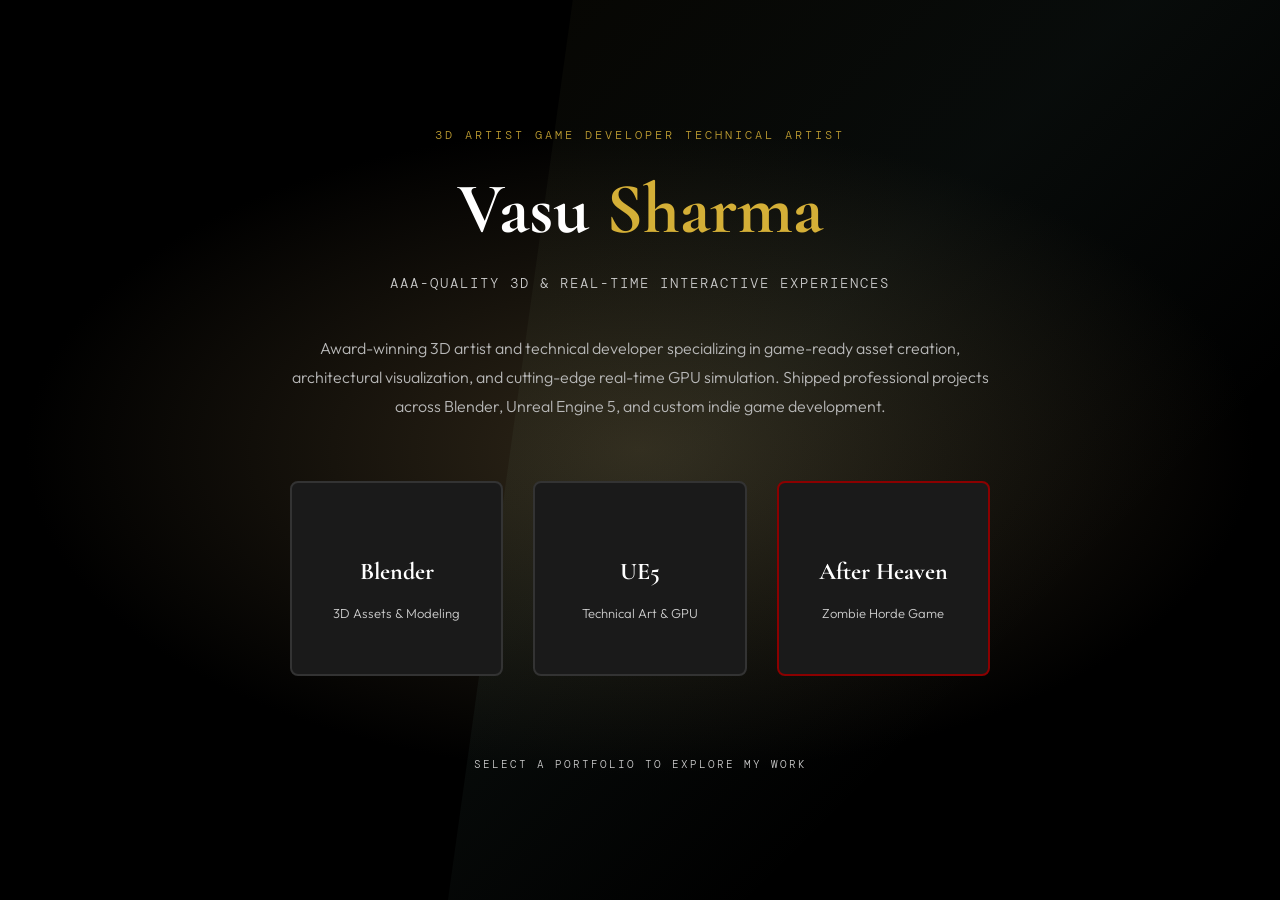
<file: index.html>
﻿<!DOCTYPE html>
<html lang="en">
<head>
  <meta charset="UTF-8"/>
  <meta name="viewport" content="width=device-width, initial-scale=1.0"/>
  <title>Vasu Sharma  3D Artist & Game Developer</title>
  <link href="https://fonts.googleapis.com/css2?family=Cormorant+Garamond:wght@300;400;600;700&family=DM+Mono:wght@300;400;500&family=Outfit:wght@200;300;400;600;700&display=swap" rel="stylesheet"/>
  <style>
    :root {
      --bg: #000000;
      --bg2: #111111;
      --bg3: #222222;
      --card: #1a1a1a;
      --border: #333333;
      --gold: #D4AF37;
      --gold2: #e8c97a;
      --text: #FFFFFF;
      --muted: #CCCCCC;
      --accent: #7eb8a4;
      --blood: #8B0000;
    }

    * { margin: 0; padding: 0; box-sizing: border-box; }

    body {
      background: var(--bg);
      color: var(--text);
      font-family: 'Outfit', sans-serif;
      font-weight: 300;
      line-height: 1.6;
      min-height: 100vh;
    }

    .hero {
      position: relative;
      min-height: 100vh;
      display: flex;
      flex-direction: column;
      align-items: center;
      justify-content: center;
      overflow: hidden;
      padding: 60px 40px;
      text-align: center;
    }

    .hero-bg {
      position: absolute; 
      inset: 0;
      background: radial-gradient(ellipse 80% 60% at 50% 50%, #2e2618 0%, #000000 60%);
      z-index: 0;
    }

    .hero-deco {
      position: absolute;
      top: 0; 
      right: 0;
      width: 65%;
      height: 100%;
      background: linear-gradient(135deg, #D4AF3708 0%, #7eb8a410 40%, transparent 70%);
      clip-path: polygon(15% 0%, 100% 0%, 100% 100%, 0% 100%);
      z-index: 0;
    }

    .hero-content {
      position: relative;
      z-index: 2;
      max-width: 900px;
      animation: fadeInUp 1s ease;
    }

    .hero-label {
      font-family: 'DM Mono', monospace;
      font-size: 12px;
      letter-spacing: 3px;
      text-transform: uppercase;
      color: var(--gold);
      margin-bottom: 20px;
      opacity: 0.9;
    }

    .hero-title {
      font-family: 'Cormorant Garamond', serif;
      font-size: 72px;
      font-weight: 700;
      line-height: 1.2;
      margin-bottom: 20px;
      color: var(--text);
    }

    .hero-title span {
      color: var(--gold);
    }

    .hero-subtitle {
      font-family: 'DM Mono', monospace;
      font-size: 14px;
      letter-spacing: 2px;
      text-transform: uppercase;
      color: var(--muted);
      margin-bottom: 40px;
    }

    .hero-bio {
      font-family: 'Outfit', sans-serif;
      font-size: 16px;
      color: #b8b8b8;
      margin-bottom: 60px;
      line-height: 1.8;
      max-width: 700px;
      margin-left: auto;
      margin-right: auto;
    }

    .choice-container {
      display: grid;
      grid-template-columns: repeat(3, 1fr);
      gap: 30px;
      margin-bottom: 60px;
      max-width: 1000px;
      width: 100%;
    }

    .choice-btn {
      position: relative;
      padding: 50px 35px;
      background: var(--card);
      border: 2px solid var(--border);
      border-radius: 8px;
      cursor: pointer;
      text-decoration: none;
      color: inherit;
      transition: all 0.4s cubic-bezier(0.25, 0.46, 0.45, 0.94);
      overflow: hidden;
      display: flex;
      flex-direction: column;
      align-items: center;
      justify-content: center;
    }

    .choice-btn::before {
      content: '';
      position: absolute;
      top: 0; left: 0;
      width: 100%;
      height: 100%;
      background: linear-gradient(135deg, var(--gold), var(--accent));
      opacity: 0;
      z-index: -1;
      transition: opacity 0.4s ease;
    }

    .choice-btn:hover {
      border-color: var(--gold);
      transform: translateY(-8px);
      box-shadow: 0 20px 40px rgba(212, 175, 55, 0.25);
    }

    .choice-btn:hover::before {
      opacity: 0.1;
    }

    .choice-btn.game {
      border-color: #8B0000;
    }

    .choice-btn.game:hover {
      border-color: #ff4444;
      box-shadow: 0 20px 40px rgba(255, 68, 68, 0.2);
    }

    .choice-icon {
      font-size: 48px;
      margin-bottom: 20px;
      color: var(--gold);
    }

    .choice-btn.game .choice-icon {
      color: #ff4444;
    }

    .choice-title {
      font-family: 'Cormorant Garamond', serif;
      font-size: 24px;
      font-weight: 700;
      margin-bottom: 12px;
      color: var(--text);
    }

    .choice-desc {
      font-size: 13px;
      color: var(--muted);
      text-align: center;
    }

    .footer-text {
      font-family: 'DM Mono', monospace;
      font-size: 11px;
      color: var(--muted);
      text-transform: uppercase;
      letter-spacing: 2px;
      margin-top: 80px;
    }

    @keyframes fadeInUp {
      from { opacity: 0; transform: translateY(40px); }
      to { opacity: 1; transform: translateY(0); }
    }

    .choice-btn {
      animation: fadeInUp 0.8s ease;
      animation-fill-mode: both;
    }

    .choice-btn:nth-child(1) { animation-delay: 0.2s; }
    .choice-btn:nth-child(2) { animation-delay: 0.4s; }
    .choice-btn:nth-child(3) { animation-delay: 0.6s; }

    @media (max-width: 1000px) {
      .choice-container { grid-template-columns: 1fr 1fr; gap: 24px; max-width: 100%; }
      .choice-btn:nth-child(3) { grid-column: 1 / -1; }
    }

    @media (max-width: 900px) {
      .hero { padding: 40px 24px; }
      .hero-title { font-size: 48px; }
      .choice-container { grid-template-columns: 1fr; gap: 24px; }
      .choice-btn { padding: 40px 30px; }
      .choice-icon { font-size: 36px; }
      .choice-title { font-size: 20px; }
    }
  </style>
</head>
<body>

<div class="hero">
  <div class="hero-bg"></div>
  <div class="hero-deco"></div>

  <div class="hero-content">
    <div class="hero-label">3D Artist  Game Developer  Technical Artist</div>
    <h1 class="hero-title">Vasu <span>Sharma</span></h1>
    <div class="hero-subtitle">AAA-Quality 3D & Real-Time Interactive Experiences</div>

    <p class="hero-bio">
      Award-winning 3D artist and technical developer specializing in game-ready asset creation, 
      architectural visualization, and cutting-edge real-time GPU simulation. Shipped professional 
      projects across Blender, Unreal Engine 5, and custom indie game development.
    </p>

    <div class="choice-container">
      <a href="./blender.html" class="choice-btn">
        <div class="choice-icon"></div>
        <div class="choice-title">Blender</div>
        <div class="choice-desc">3D Assets & Modeling</div>
      </a>
      <a href="./ue5.html" class="choice-btn">
        <div class="choice-icon"></div>
        <div class="choice-title">UE5</div>
        <div class="choice-desc">Technical Art & GPU</div>
      </a>
      <a href="./afterheaven.html" class="choice-btn game">
        <div class="choice-icon"></div>
        <div class="choice-title">After Heaven</div>
        <div class="choice-desc">Zombie Horde Game</div>
      </a>
    </div>

    <div class="footer-text">Select a portfolio to explore my work</div>
  </div>
</div>

</body>
</html>
</file>
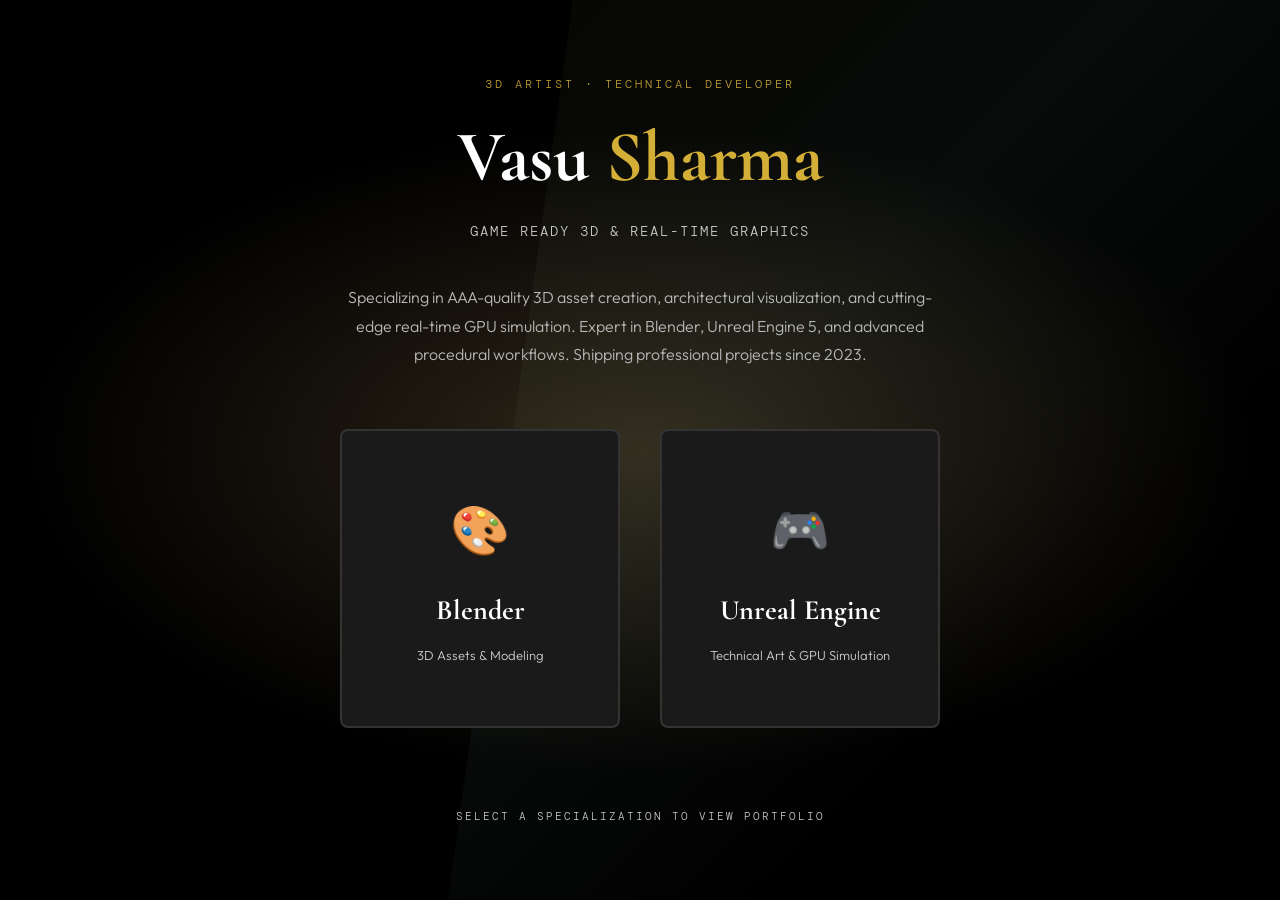
<file: main.html>
<!DOCTYPE html>
<html lang="en">
<head>
  <meta charset="UTF-8"/>
  <meta name="viewport" content="width=device-width, initial-scale=1.0"/>
  <title>Vasu Sharma — 3D Artist Portfolio</title>
  <link href="https://fonts.googleapis.com/css2?family=Cormorant+Garamond:wght@300;400;600;700&family=DM+Mono:wght@300;400;500&family=Outfit:wght@200;300;400;600;700&display=swap" rel="stylesheet"/>
  <style>
    :root {
      --bg: #000000;
      --bg2: #111111;
      --bg3: #222222;
      --card: #1a1a1a;
      --border: #333333;
      --gold: #D4AF37;
      --gold2: #e8c97a;
      --text: #FFFFFF;
      --muted: #CCCCCC;
      --accent: #7eb8a4;
    }

    * { margin: 0; padding: 0; box-sizing: border-box; }

    body {
      background: var(--bg);
      color: var(--text);
      font-family: 'Outfit', sans-serif;
      font-weight: 300;
      line-height: 1.6;
      min-height: 100vh;
    }

    /* ── HERO ── */
    .hero {
      position: relative;
      min-height: 100vh;
      display: flex;
      flex-direction: column;
      align-items: center;
      justify-content: center;
      overflow: hidden;
      padding: 60px 40px;
      text-align: center;
    }

    .hero-bg {
      position: absolute; 
      inset: 0;
      background: radial-gradient(ellipse 80% 60% at 50% 50%, #2e2618 0%, #000000 60%);
      z-index: 0;
    }

    .hero-deco {
      position: absolute;
      top: 0; 
      right: 0;
      width: 65%;
      height: 100%;
      background: linear-gradient(135deg, #D4AF3708 0%, #7eb8a410 40%, transparent 70%);
      clip-path: polygon(15% 0%, 100% 0%, 100% 100%, 0% 100%);
      z-index: 0;
    }

    .hero-content {
      position: relative;
      z-index: 2;
      max-width: 800px;
      animation: fadeInUp 1s ease;
    }

    .hero-label {
      font-family: 'DM Mono', monospace;
      font-size: 12px;
      letter-spacing: 3px;
      text-transform: uppercase;
      color: var(--gold);
      margin-bottom: 20px;
      opacity: 0.9;
    }

    .hero-title {
      font-family: 'Cormorant Garamond', serif;
      font-size: 72px;
      font-weight: 700;
      line-height: 1.2;
      margin-bottom: 20px;
      color: var(--text);
    }

    .hero-title span {
      color: var(--gold);
    }

    .hero-subtitle {
      font-family: 'DM Mono', monospace;
      font-size: 14px;
      letter-spacing: 2px;
      text-transform: uppercase;
      color: var(--muted);
      margin-bottom: 40px;
    }

    .hero-bio {
      font-family: 'Outfit', sans-serif;
      font-size: 16px;
      color: #b8b8b8;
      margin-bottom: 60px;
      line-height: 1.8;
      max-width: 600px;
      margin-left: auto;
      margin-right: auto;
    }

    /* ── BUTTONS ── */
    .choice-container {
      display: grid;
      grid-template-columns: 1fr 1fr;
      gap: 40px;
      margin-bottom: 60px;
      max-width: 700px;
    }

    .choice-btn {
      position: relative;
      padding: 60px 40px;
      background: var(--card);
      border: 2px solid var(--border);
      border-radius: 8px;
      cursor: pointer;
      text-decoration: none;
      color: inherit;
      transition: all 0.4s cubic-bezier(0.25, 0.46, 0.45, 0.94);
      overflow: hidden;
      display: flex;
      flex-direction: column;
      align-items: center;
      justify-content: center;
    }

    .choice-btn::before {
      content: '';
      position: absolute;
      top: 0; left: 0;
      width: 100%;
      height: 100%;
      background: linear-gradient(135deg, var(--gold), var(--accent));
      opacity: 0;
      z-index: -1;
      transition: opacity 0.4s ease;
    }

    .choice-btn:hover {
      border-color: var(--gold);
      transform: translateY(-8px);
      box-shadow: 0 20px 40px rgba(212, 175, 55, 0.25);
    }

    .choice-btn:hover::before {
      opacity: 0.1;
    }

    .choice-icon {
      font-size: 48px;
      margin-bottom: 20px;
      color: var(--gold);
    }

    .choice-title {
      font-family: 'Cormorant Garamond', serif;
      font-size: 28px;
      font-weight: 700;
      margin-bottom: 12px;
      color: var(--text);
    }

    .choice-desc {
      font-size: 13px;
      color: var(--muted);
      text-align: center;
    }

    /* ── FOOTER ── */
    .footer-text {
      font-family: 'DM Mono', monospace;
      font-size: 11px;
      color: var(--muted);
      text-transform: uppercase;
      letter-spacing: 2px;
      margin-top: 80px;
    }

    /* ── ANIMATIONS ── */
    @keyframes fadeInUp {
      from {
        opacity: 0;
        transform: translateY(40px);
      }
      to {
        opacity: 1;
        transform: translateY(0);
      }
    }

    .choice-btn {
      animation: fadeInUp 0.8s ease;
      animation-fill-mode: both;
    }

    .choice-btn:nth-child(1) {
      animation-delay: 0.2s;
    }

    .choice-btn:nth-child(2) {
      animation-delay: 0.4s;
    }

    /* ── RESPONSIVE ── */
    @media (max-width: 900px) {
      .hero {
        padding: 40px 24px;
      }

      .hero-title {
        font-size: 48px;
      }

      .choice-container {
        grid-template-columns: 1fr;
        gap: 24px;
        max-width: 100%;
      }

      .choice-btn {
        padding: 40px 30px;
      }

      .choice-icon {
        font-size: 36px;
      }

      .choice-title {
        font-size: 22px;
      }
    }
  </style>
</head>
<body>

<div class="hero">
  <div class="hero-bg"></div>
  <div class="hero-deco"></div>

  <div class="hero-content">
    <div class="hero-label">3D Artist · Technical Developer</div>
    <h1 class="hero-title">Vasu <span>Sharma</span></h1>
    <div class="hero-subtitle">Game Ready 3D & Real-Time Graphics</div>

    <p class="hero-bio">
      Specializing in AAA-quality 3D asset creation, architectural visualization, 
      and cutting-edge real-time GPU simulation. Expert in Blender, Unreal Engine 5, 
      and advanced procedural workflows. Shipping professional projects since 2023.
    </p>

    <div class="choice-container">
      <a href="./index.html" class="choice-btn">
        <div class="choice-icon">🎨</div>
        <div class="choice-title">Blender</div>
        <div class="choice-desc">3D Assets & Modeling</div>
      </a>
      <a href="./ue5.html" class="choice-btn">
        <div class="choice-icon">🎮</div>
        <div class="choice-title">Unreal Engine</div>
        <div class="choice-desc">Technical Art & GPU Simulation</div>
      </a>
    </div>

    <div class="footer-text">Select a specialization to view portfolio</div>
  </div>
</div>

</body>
</html>
</file>
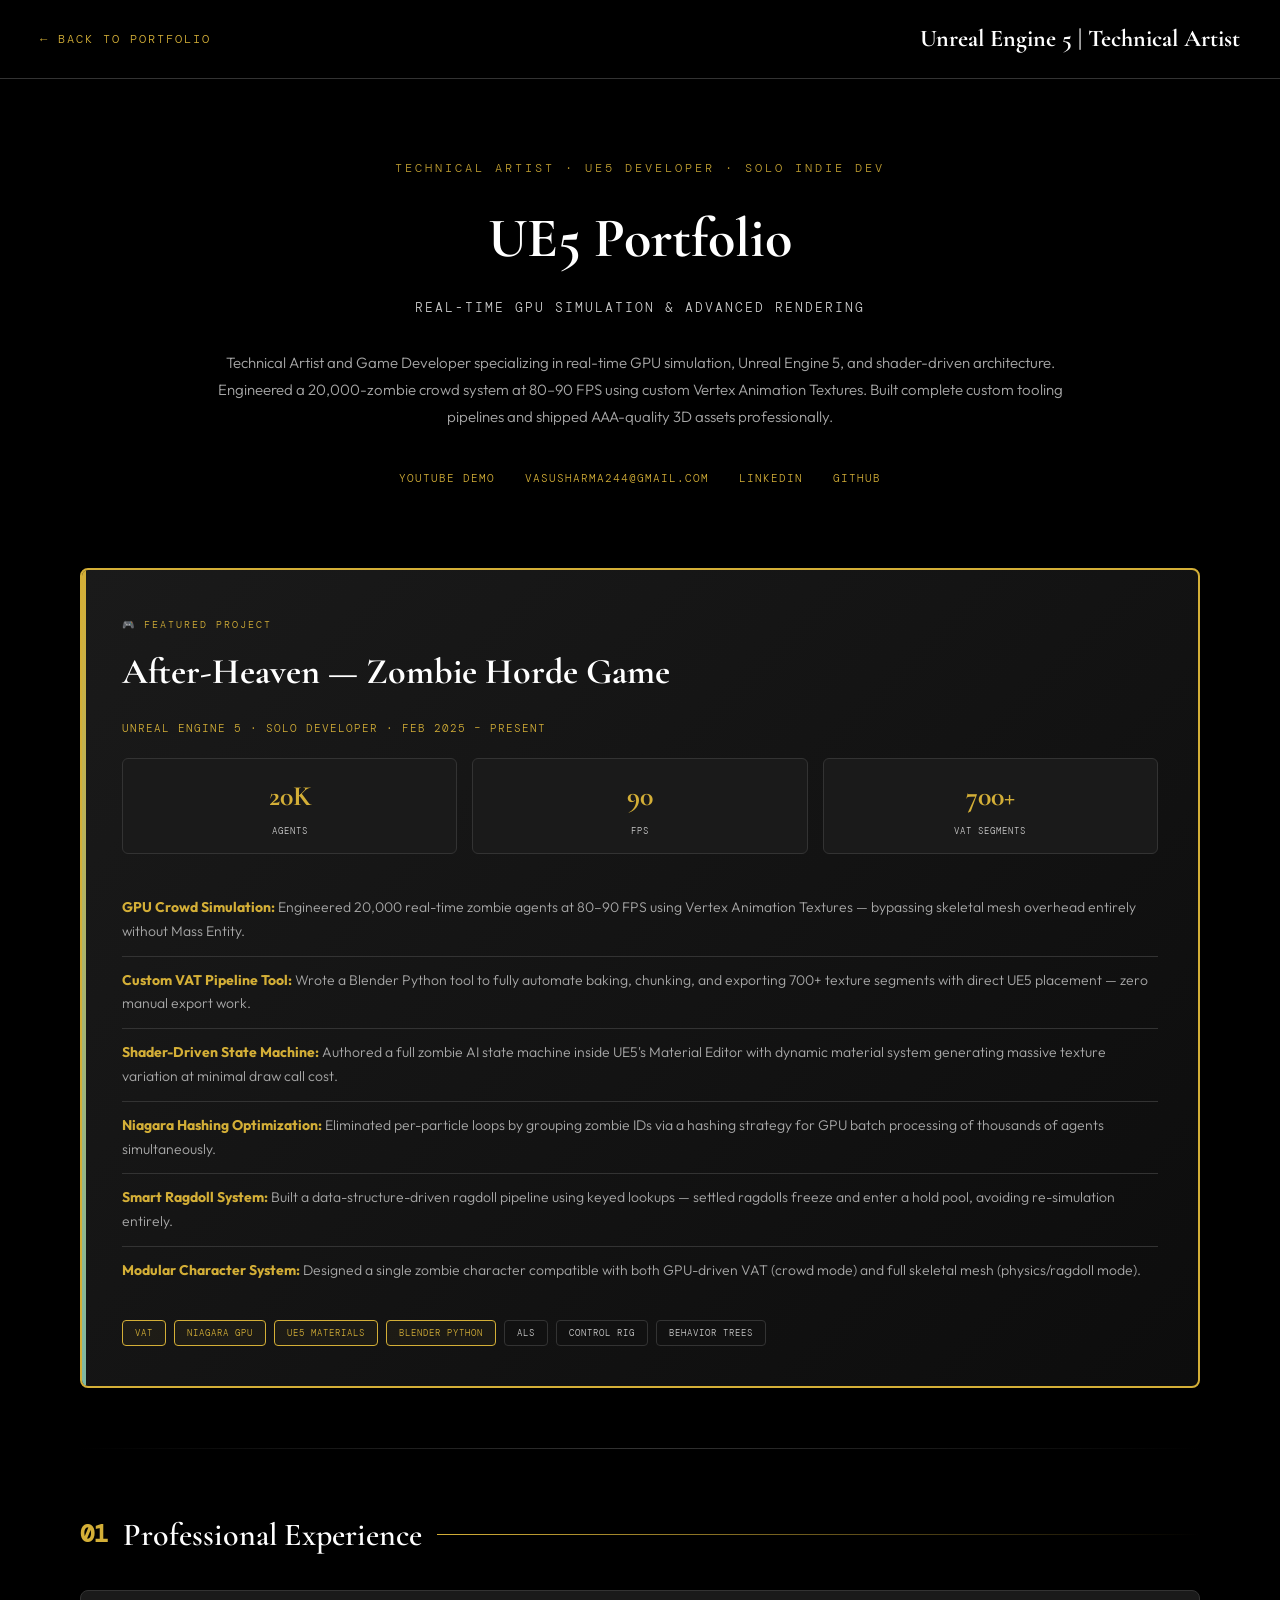
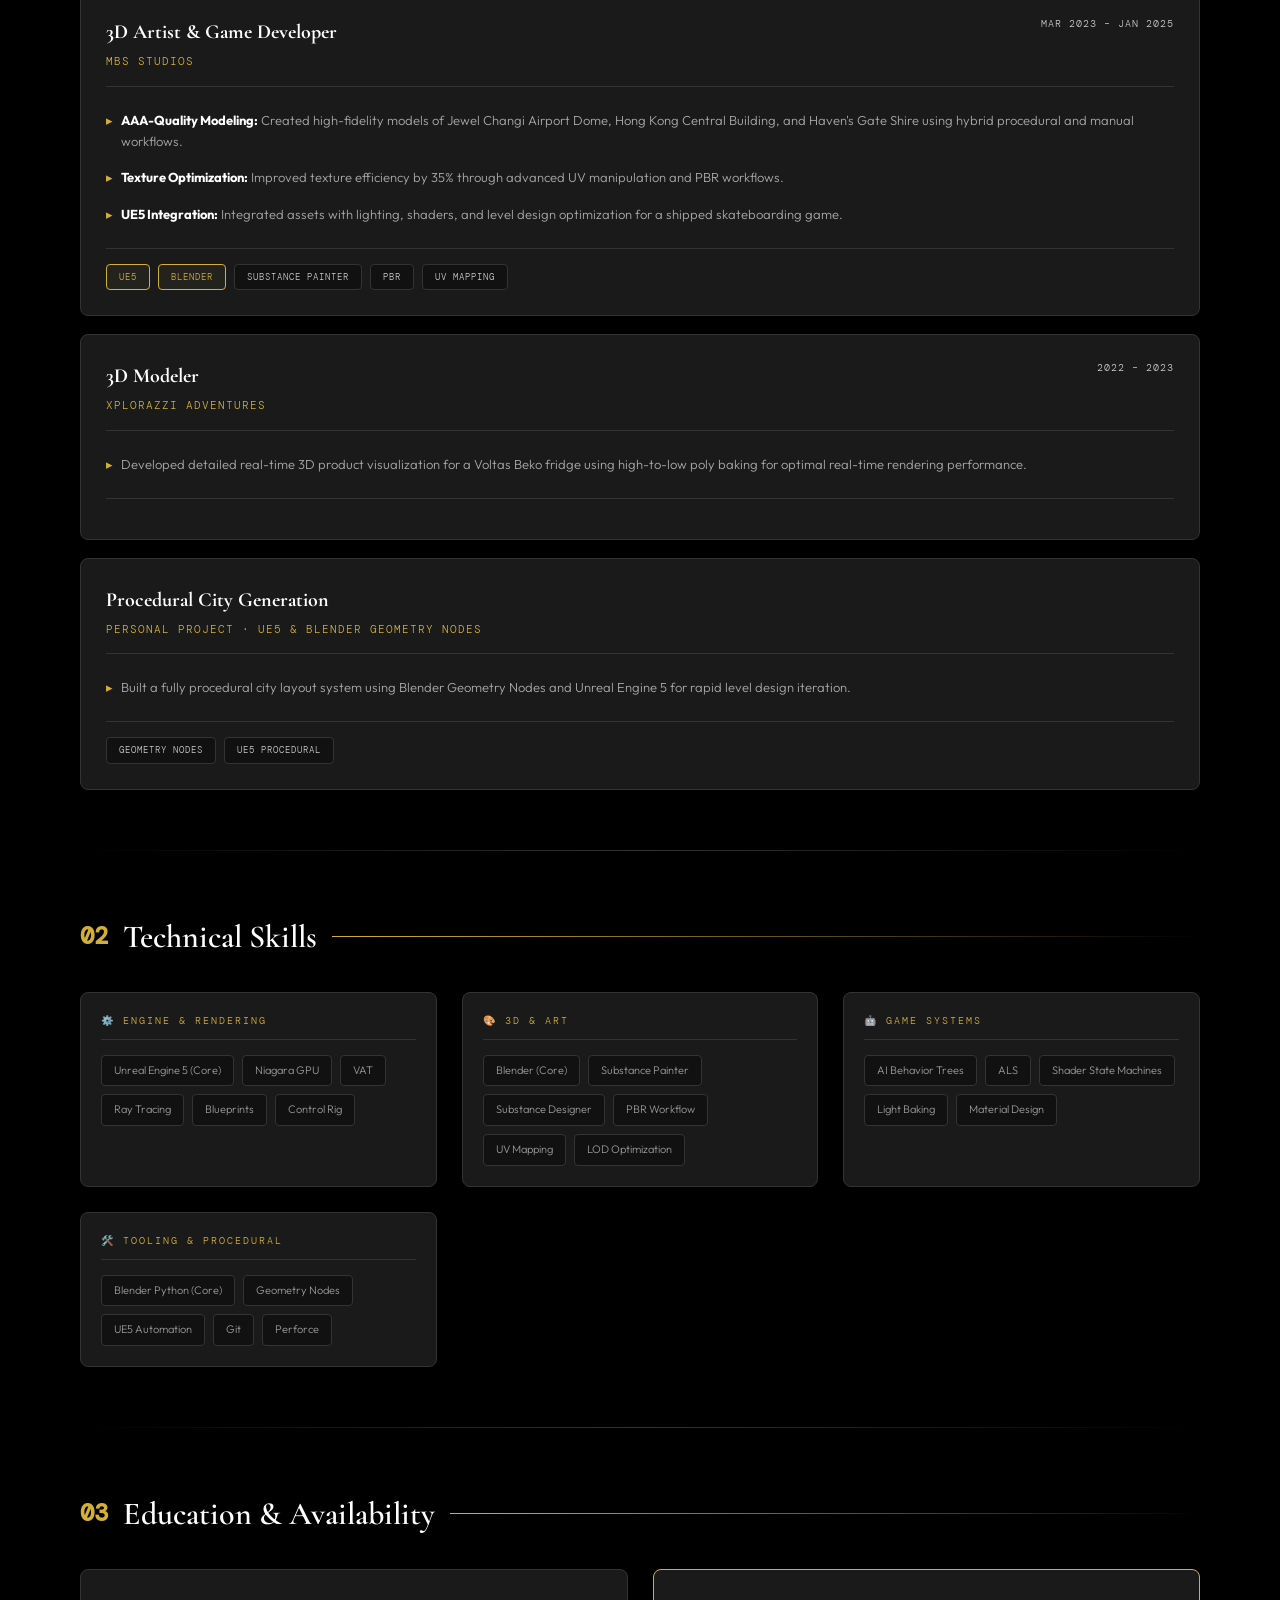
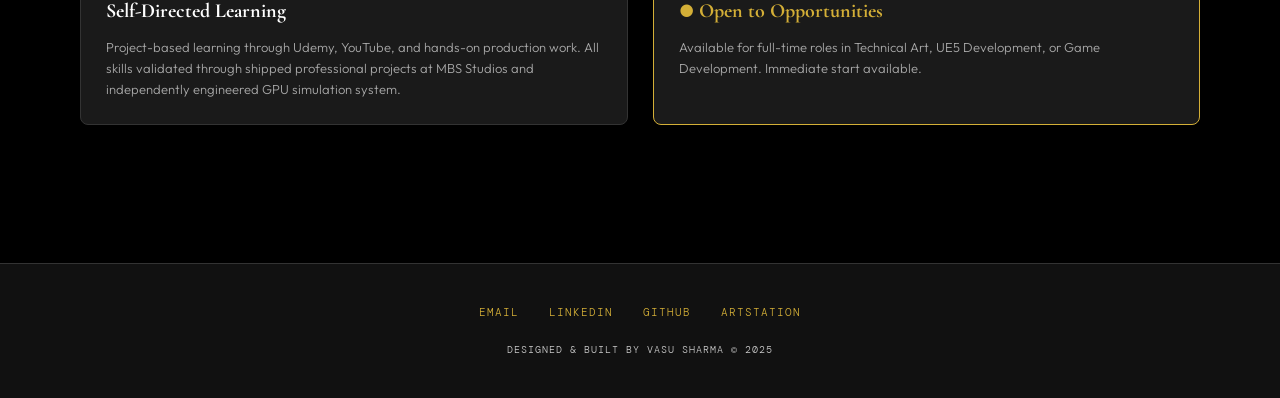
<file: ue5.html>
<!DOCTYPE html>
<html lang="en">
<head>
  <meta charset="UTF-8"/>
  <meta name="viewport" content="width=device-width, initial-scale=1.0"/>
  <title>Vasu Sharma — UE5 Technical Artist</title>
  <link href="https://fonts.googleapis.com/css2?family=Cormorant+Garamond:wght@300;400;600;700&family=DM+Mono:wght@300;400;500&family=Outfit:wght@200;300;400;600;700&display=swap" rel="stylesheet"/>
  <link rel="stylesheet" href="https://cdnjs.cloudflare.com/ajax/libs/font-awesome/6.0.0/css/all.min.css"/>
  <style>
    :root {
      --bg: #000000;
      --bg2: #111111;
      --bg3: #222222;
      --card: #1a1a1a;
      --border: #333333;
      --gold: #D4AF37;
      --gold2: #e8c97a;
      --text: #FFFFFF;
      --muted: #CCCCCC;
      --accent: #7eb8a4;
    }

    * { margin: 0; padding: 0; box-sizing: border-box; }

    body {
      background: var(--bg);
      color: var(--text);
      font-family: 'Outfit', sans-serif;
      font-weight: 300;
      line-height: 1.6;
    }

    /* ── HEADER ── */
    .header {
      position: sticky;
      top: 0;
      background: var(--bg);
      border-bottom: 1px solid var(--border);
      padding: 20px 40px;
      z-index: 100;
      display: flex;
      justify-content: space-between;
      align-items: center;
    }

    .back-link {
      color: var(--gold);
      text-decoration: none;
      font-family: 'DM Mono', monospace;
      font-size: 12px;
      letter-spacing: 2px;
      text-transform: uppercase;
      transition: color 0.3s;
    }

    .back-link:hover {
      color: var(--gold2);
    }

    .header-title {
      font-family: 'Cormorant Garamond', serif;
      font-size: 24px;
      font-weight: 700;
    }

    .header-separator {
      flex: 1;
      margin: 0 40px;
    }

    /* ── CONTENT ── */
    .content {
      max-width: 1200px;
      margin: 0 auto;
      padding: 80px 40px 60px;
    }

    /* ── HERO SECTION ── */
    .hero-section {
      margin-bottom: 80px;
      text-align: center;
    }

    .hero-label {
      font-family: 'DM Mono', monospace;
      font-size: 12px;
      letter-spacing: 3px;
      text-transform: uppercase;
      color: var(--gold);
      margin-bottom: 15px;
      opacity: 0.9;
    }

    .hero-title {
      font-family: 'Cormorant Garamond', serif;
      font-size: 56px;
      font-weight: 700;
      margin-bottom: 15px;
      color: var(--text);
    }

    .hero-subtitle {
      font-family: 'DM Mono', monospace;
      font-size: 13px;
      letter-spacing: 2px;
      text-transform: uppercase;
      color: var(--muted);
      margin-bottom: 30px;
    }

    .hero-bio {
      font-size: 15px;
      color: #a8a8a8;
      max-width: 900px;
      margin: 0 auto 40px;
      line-height: 1.8;
    }

    .hero-links {
      display: flex;
      justify-content: center;
      gap: 30px;
      flex-wrap: wrap;
      margin-bottom: 30px;
    }

    .hero-link {
      color: var(--gold);
      text-decoration: none;
      font-family: 'DM Mono', monospace;
      font-size: 11px;
      letter-spacing: 1px;
      text-transform: uppercase;
      transition: color 0.3s;
    }

    .hero-link:hover {
      color: var(--gold2);
    }

    /* ── FEATURED PROJECT ── */
    .featured-project {
      background: linear-gradient(135deg, #1a1a1a 0%, #0d0d0d 100%);
      border: 2px solid var(--gold);
      border-radius: 8px;
      padding: 40px;
      margin-bottom: 60px;
      position: relative;
      overflow: hidden;
    }

    .featured-project::before {
      content: '';
      position: absolute;
      top: 0; left: 0;
      width: 4px;
      height: 100%;
      background: linear-gradient(180deg, var(--gold), var(--accent));
    }

    .project-badge {
      color: var(--gold);
      font-family: 'DM Mono', monospace;
      font-size: 10px;
      letter-spacing: 2px;
      text-transform: uppercase;
      margin-bottom: 10px;
      display: inline-block;
    }

    .featured-title {
      font-family: 'Cormorant Garamond', serif;
      font-size: 36px;
      font-weight: 700;
      margin-bottom: 20px;
      color: var(--text);
    }

    .stat-pills {
      display: grid;
      grid-template-columns: repeat(auto-fit, minmax(100px, 1fr));
      gap: 15px;
      margin-bottom: 30px;
    }

    .stat-pill {
      background: var(--card);
      border: 1px solid var(--border);
      border-radius: 6px;
      padding: 15px;
      text-align: center;
    }

    .stat-number {
      font-family: 'Cormorant Garamond', serif;
      font-size: 28px;
      font-weight: 700;
      color: var(--gold);
      margin-bottom: 5px;
    }

    .stat-label {
      font-family: 'DM Mono', monospace;
      font-size: 9px;
      letter-spacing: 1px;
      text-transform: uppercase;
      color: var(--muted);
    }

    .feature-list {
      list-style: none;
      margin-bottom: 25px;
    }

    .feature-list li {
      padding: 12px 0;
      border-bottom: 1px solid var(--border);
      font-size: 14px;
      color: #a8a8a8;
      line-height: 1.7;
    }

    .feature-list li:last-child {
      border-bottom: none;
    }

    .feature-list strong {
      color: var(--gold);
    }

    /* ── SECTIONS ── */
    .section {
      margin-bottom: 60px;
    }

    .section-header {
      display: flex;
      align-items: center;
      gap: 15px;
      margin-bottom: 30px;
    }

    .section-num {
      font-family: 'DM Mono', monospace;
      font-size: 24px;
      font-weight: 700;
      color: var(--gold);
    }

    .section-title {
      font-family: 'Cormorant Garamond', serif;
      font-size: 32px;
      font-weight: 600;
      color: var(--text);
    }

    .section-line {
      flex: 1;
      height: 1px;
      background: linear-gradient(90deg, var(--gold), transparent);
    }

    /* ── EXPERIENCE CARDS ── */
    .exp-card {
      background: var(--card);
      border: 1px solid var(--border);
      border-radius: 8px;
      padding: 25px;
      margin-bottom: 18px;
      transition: all 0.3s ease;
    }

    .exp-card:hover {
      border-color: var(--gold);
      box-shadow: 0 10px 30px rgba(212, 175, 55, 0.1);
    }

    .exp-header {
      display: flex;
      justify-content: space-between;
      align-items: flex-start;
      margin-bottom: 15px;
    }

    .exp-title {
      font-family: 'Cormorant Garamond', serif;
      font-size: 20px;
      font-weight: 700;
      color: var(--text);
      margin-bottom: 5px;
    }

    .exp-company {
      color: var(--gold);
      font-family: 'DM Mono', monospace;
      font-size: 11px;
      letter-spacing: 1px;
      text-transform: uppercase;
    }

    .exp-date {
      font-family: 'DM Mono', monospace;
      font-size: 10px;
      color: var(--muted);
      text-transform: uppercase;
      letter-spacing: 1px;
    }

    .exp-bullets {
      list-style: none;
      padding: 15px 0;
      border-top: 1px solid var(--border);
      border-bottom: 1px solid var(--border);
      margin-bottom: 15px;
    }

    .exp-bullets li {
      padding: 8px 0;
      padding-left: 15px;
      font-size: 13px;
      color: #a8a8a8;
      line-height: 1.6;
      position: relative;
    }

    .exp-bullets li::before {
      content: '▸';
      position: absolute;
      left: 0;
      color: var(--gold);
    }

    .exp-bullets strong {
      color: var(--text);
    }

    /* ── TAGS ── */
    .tags {
      display: flex;
      flex-wrap: wrap;
      gap: 8px;
    }

    .tag {
      background: var(--bg2);
      border: 1px solid var(--border);
      border-radius: 4px;
      padding: 5px 12px;
      font-family: 'DM Mono', monospace;
      font-size: 9px;
      letter-spacing: 1px;
      text-transform: uppercase;
      color: var(--muted);
      transition: all 0.3s;
    }

    .tag.highlight {
      border-color: var(--gold);
      color: var(--gold);
      background: rgba(212, 175, 55, 0.05);
    }

    .tag:hover {
      border-color: var(--gold);
      color: var(--gold);
    }

    /* ── SKILLS GRID ── */
    .skills-grid {
      display: grid;
      grid-template-columns: repeat(auto-fit, minmax(280px, 1fr));
      gap: 25px;
    }

    .skill-group {
      background: var(--card);
      border: 1px solid var(--border);
      border-radius: 8px;
      padding: 20px;
    }

    .skill-group-title {
      font-family: 'DM Mono', monospace;
      font-size: 10px;
      letter-spacing: 2px;
      text-transform: uppercase;
      color: var(--gold);
      margin-bottom: 15px;
      border-bottom: 1px solid var(--border);
      padding-bottom: 10px;
    }

    .skill-pills {
      display: flex;
      flex-wrap: wrap;
      gap: 8px;
    }

    .skill-pill {
      background: var(--bg2);
      border: 1px solid var(--border);
      border-radius: 4px;
      padding: 6px 12px;
      font-size: 11px;
      color: #9a9a9a;
      transition: all 0.3s;
    }

    .skill-pill:hover {
      border-color: var(--accent);
      color: var(--accent);
    }

    /* ── DIVIDER ── */
    .divider {
      height: 1px;
      background: linear-gradient(90deg, transparent, var(--border), transparent);
      margin: 60px 0;
    }

    /* ── FOOTER ── */
    footer {
      background: var(--bg2);
      border-top: 1px solid var(--border);
      padding: 40px;
      text-align: center;
    }

    .footer-content {
      max-width: 1200px;
      margin: 0 auto;
    }

    .footer-contact {
      display: flex;
      justify-content: center;
      gap: 30px;
      flex-wrap: wrap;
      margin-bottom: 20px;
    }

    .footer-contact a {
      color: var(--gold);
      text-decoration: none;
      font-family: 'DM Mono', monospace;
      font-size: 11px;
      letter-spacing: 1px;
      text-transform: uppercase;
      transition: color 0.3s;
    }

    .footer-contact a:hover {
      color: var(--gold2);
    }

    .footer-note {
      font-family: 'DM Mono', monospace;
      font-size: 10px;
      color: var(--muted);
      text-transform: uppercase;
      letter-spacing: 1px;
    }

    /* ── RESPONSIVE ── */
    @media (max-width: 900px) {
      .header {
        padding: 15px 24px;
        flex-direction: column;
        gap: 15px;
      }

      .content {
        padding: 40px 24px;
      }

      .hero-title {
        font-size: 36px;
      }

      .featured-title {
        font-size: 24px;
      }

      .stat-pills {
        grid-template-columns: repeat(auto-fit, minmax(80px, 1fr));
      }

      .exp-header {
        flex-direction: column;
      }

      .exp-date {
        margin-top: 8px;
      }

      .skills-grid {
        grid-template-columns: 1fr;
      }
    }
  </style>
</head>
<body>

<!-- ── HEADER ── -->
<div class="header">
  <a href="./index.html" class="back-link">← Back to Portfolio</a>
  <div class="header-separator"></div>
  <span class="header-title">Unreal Engine 5 | Technical Artist</span>
</div>

<!-- ── CONTENT ── -->
<div class="content">

  <!-- ── HERO ── -->
  <div class="hero-section">
    <div class="hero-label">Technical Artist · UE5 Developer · Solo Indie Dev</div>
    <h1 class="hero-title">UE5 Portfolio</h1>
    <div class="hero-subtitle">Real-Time GPU Simulation & Advanced Rendering</div>
    <p class="hero-bio">
      Technical Artist and Game Developer specializing in real-time GPU simulation, 
      Unreal Engine 5, and shader-driven architecture. Engineered a 20,000-zombie crowd system 
      at 80–90 FPS using custom Vertex Animation Textures. Built complete custom tooling pipelines 
      and shipped AAA-quality 3D assets professionally.
    </p>
    <div class="hero-links">
      <a href="https://www.youtube.com/watch?v=SS7p7RW3JRo" target="_blank" class="hero-link">YouTube Demo</a>
      <a href="mailto:vasusharma244@gmail.com" class="hero-link">vasusharma244@gmail.com</a>
      <a href="https://www.linkedin.com/in/vasu-sharma-80o" target="_blank" class="hero-link">LinkedIn</a>
      <a href="https://github.com/VasuSharma-vs" target="_blank" class="hero-link">GitHub</a>
    </div>
  </div>

  <!-- ── FEATURED PROJECT ── -->
  <div class="featured-project">
    <span class="project-badge">🎮 Featured Project</span>
    <h2 class="featured-title">After-Heaven — Zombie Horde Game</h2>
    <div style="color: var(--gold); margin-bottom: 20px; font-family: 'DM Mono', monospace; font-size: 11px; text-transform: uppercase; letter-spacing: 1px;">Unreal Engine 5 · Solo Developer · Feb 2025 – Present</div>

    <div class="stat-pills">
      <div class="stat-pill">
        <div class="stat-number">20K</div>
        <div class="stat-label">Agents</div>
      </div>
      <div class="stat-pill">
        <div class="stat-number">90</div>
        <div class="stat-label">FPS</div>
      </div>
      <div class="stat-pill">
        <div class="stat-number">700+</div>
        <div class="stat-label">VAT Segments</div>
      </div>
    </div>

    <ul class="feature-list">
      <li><strong>GPU Crowd Simulation:</strong> Engineered 20,000 real-time zombie agents at 80–90 FPS using Vertex Animation Textures — bypassing skeletal mesh overhead entirely without Mass Entity.</li>
      <li><strong>Custom VAT Pipeline Tool:</strong> Wrote a Blender Python tool to fully automate baking, chunking, and exporting 700+ texture segments with direct UE5 placement — zero manual export work.</li>
      <li><strong>Shader-Driven State Machine:</strong> Authored a full zombie AI state machine inside UE5's Material Editor with dynamic material system generating massive texture variation at minimal draw call cost.</li>
      <li><strong>Niagara Hashing Optimization:</strong> Eliminated per-particle loops by grouping zombie IDs via a hashing strategy for GPU batch processing of thousands of agents simultaneously.</li>
      <li><strong>Smart Ragdoll System:</strong> Built a data-structure-driven ragdoll pipeline using keyed lookups — settled ragdolls freeze and enter a hold pool, avoiding re-simulation entirely.</li>
      <li><strong>Modular Character System:</strong> Designed a single zombie character compatible with both GPU-driven VAT (crowd mode) and full skeletal mesh (physics/ragdoll mode).</li>
    </ul>

    <div class="tags">
      <span class="tag highlight">VAT</span>
      <span class="tag highlight">Niagara GPU</span>
      <span class="tag highlight">UE5 Materials</span>
      <span class="tag highlight">Blender Python</span>
      <span class="tag">ALS</span>
      <span class="tag">Control Rig</span>
      <span class="tag">Behavior Trees</span>
    </div>
  </div>

  <div class="divider"></div>

  <!-- ── PROFESSIONAL EXPERIENCE ── -->
  <div class="section">
    <div class="section-header">
      <span class="section-num">01</span>
      <h2 class="section-title">Professional Experience</h2>
      <div class="section-line"></div>
    </div>

    <div class="exp-card">
      <div class="exp-header">
        <div>
          <h3 class="exp-title">3D Artist & Game Developer</h3>
          <div class="exp-company">MBS Studios</div>
        </div>
        <div class="exp-date">Mar 2023 – Jan 2025</div>
      </div>
      <ul class="exp-bullets">
        <li><strong>AAA-Quality Modeling:</strong> Created high-fidelity models of Jewel Changi Airport Dome, Hong Kong Central Building, and Haven's Gate Shire using hybrid procedural and manual workflows.</li>
        <li><strong>Texture Optimization:</strong> Improved texture efficiency by 35% through advanced UV manipulation and PBR workflows.</li>
        <li><strong>UE5 Integration:</strong> Integrated assets with lighting, shaders, and level design optimization for a shipped skateboarding game.</li>
      </ul>
      <div class="tags">
        <span class="tag highlight">UE5</span>
        <span class="tag highlight">Blender</span>
        <span class="tag">Substance Painter</span>
        <span class="tag">PBR</span>
        <span class="tag">UV Mapping</span>
      </div>
    </div>

    <div class="exp-card">
      <div class="exp-header">
        <div>
          <h3 class="exp-title">3D Modeler</h3>
          <div class="exp-company">Xplorazzi Adventures</div>
        </div>
        <div class="exp-date">2022 – 2023</div>
      </div>
      <ul class="exp-bullets">
        <li>Developed detailed real-time 3D product visualization for a Voltas Beko fridge using high-to-low poly baking for optimal real-time rendering performance.</li>
      </ul>
    </div>

    <div class="exp-card">
      <div class="exp-header">
        <div>
          <h3 class="exp-title">Procedural City Generation</h3>
          <div class="exp-company">Personal Project · UE5 & Blender Geometry Nodes</div>
        </div>
      </div>
      <ul class="exp-bullets">
        <li>Built a fully procedural city layout system using Blender Geometry Nodes and Unreal Engine 5 for rapid level design iteration.</li>
      </ul>
      <div class="tags">
        <span class="tag">Geometry Nodes</span>
        <span class="tag">UE5 Procedural</span>
      </div>
    </div>
  </div>

  <div class="divider"></div>

  <!-- ── SKILLS ── -->
  <div class="section">
    <div class="section-header">
      <span class="section-num">02</span>
      <h2 class="section-title">Technical Skills</h2>
      <div class="section-line"></div>
    </div>

    <div class="skills-grid">
      <div class="skill-group">
        <div class="skill-group-title">⚙️ Engine & Rendering</div>
        <div class="skill-pills">
          <span class="skill-pill">Unreal Engine 5 (Core)</span>
          <span class="skill-pill">Niagara GPU</span>
          <span class="skill-pill">VAT</span>
          <span class="skill-pill">Ray Tracing</span>
          <span class="skill-pill">Blueprints</span>
          <span class="skill-pill">Control Rig</span>
        </div>
      </div>

      <div class="skill-group">
        <div class="skill-group-title">🎨 3D & Art</div>
        <div class="skill-pills">
          <span class="skill-pill">Blender (Core)</span>
          <span class="skill-pill">Substance Painter</span>
          <span class="skill-pill">Substance Designer</span>
          <span class="skill-pill">PBR Workflow</span>
          <span class="skill-pill">UV Mapping</span>
          <span class="skill-pill">LOD Optimization</span>
        </div>
      </div>

      <div class="skill-group">
        <div class="skill-group-title">🤖 Game Systems</div>
        <div class="skill-pills">
          <span class="skill-pill">AI Behavior Trees</span>
          <span class="skill-pill">ALS</span>
          <span class="skill-pill">Shader State Machines</span>
          <span class="skill-pill">Light Baking</span>
          <span class="skill-pill">Material Design</span>
        </div>
      </div>

      <div class="skill-group">
        <div class="skill-group-title">🛠️ Tooling & Procedural</div>
        <div class="skill-pills">
          <span class="skill-pill">Blender Python (Core)</span>
          <span class="skill-pill">Geometry Nodes</span>
          <span class="skill-pill">UE5 Automation</span>
          <span class="skill-pill">Git</span>
          <span class="skill-pill">Perforce</span>
        </div>
      </div>
    </div>
  </div>

  <div class="divider"></div>

  <!-- ── EDUCATION & STATUS ── -->
  <div class="section">
    <div class="section-header">
      <span class="section-num">03</span>
      <h2 class="section-title">Education & Availability</h2>
      <div class="section-line"></div>
    </div>

    <div style="display: grid; grid-template-columns: 1fr 1fr; gap: 25px;">
      <div class="exp-card">
        <h3 class="exp-title" style="margin-bottom: 10px;">Self-Directed Learning</h3>
        <p style="color: #a8a8a8; font-size: 13px; line-height: 1.6;">
          Project-based learning through Udemy, YouTube, and hands-on production work. All skills validated through shipped professional projects at MBS Studios and independently engineered GPU simulation system.
        </p>
      </div>

      <div class="exp-card" style="border-color: var(--gold);">
        <h3 class="exp-title" style="color: var(--gold); margin-bottom: 10px;">● Open to Opportunities</h3>
        <p style="color: #a8a8a8; font-size: 13px; line-height: 1.6;">
          Available for full-time roles in Technical Art, UE5 Development, or Game Development. Immediate start available.
        </p>
      </div>
    </div>
  </div>

</div>

<!-- ── FOOTER ── -->
<footer>
  <div class="footer-content">
    <div class="footer-contact">
      <a href="mailto:vasusharma244@gmail.com">Email</a>
      <a href="https://www.linkedin.com/in/vasu-sharma-80o" target="_blank">LinkedIn</a>
      <a href="https://github.com/VasuSharma-vs" target="_blank">GitHub</a>
      <a href="https://www.artstation.com/vasusharma" target="_blank">ArtStation</a>
    </div>
    <div class="footer-note">Designed & Built by Vasu Sharma © 2025</div>
  </div>
</footer>

</body>
</html>
</file>
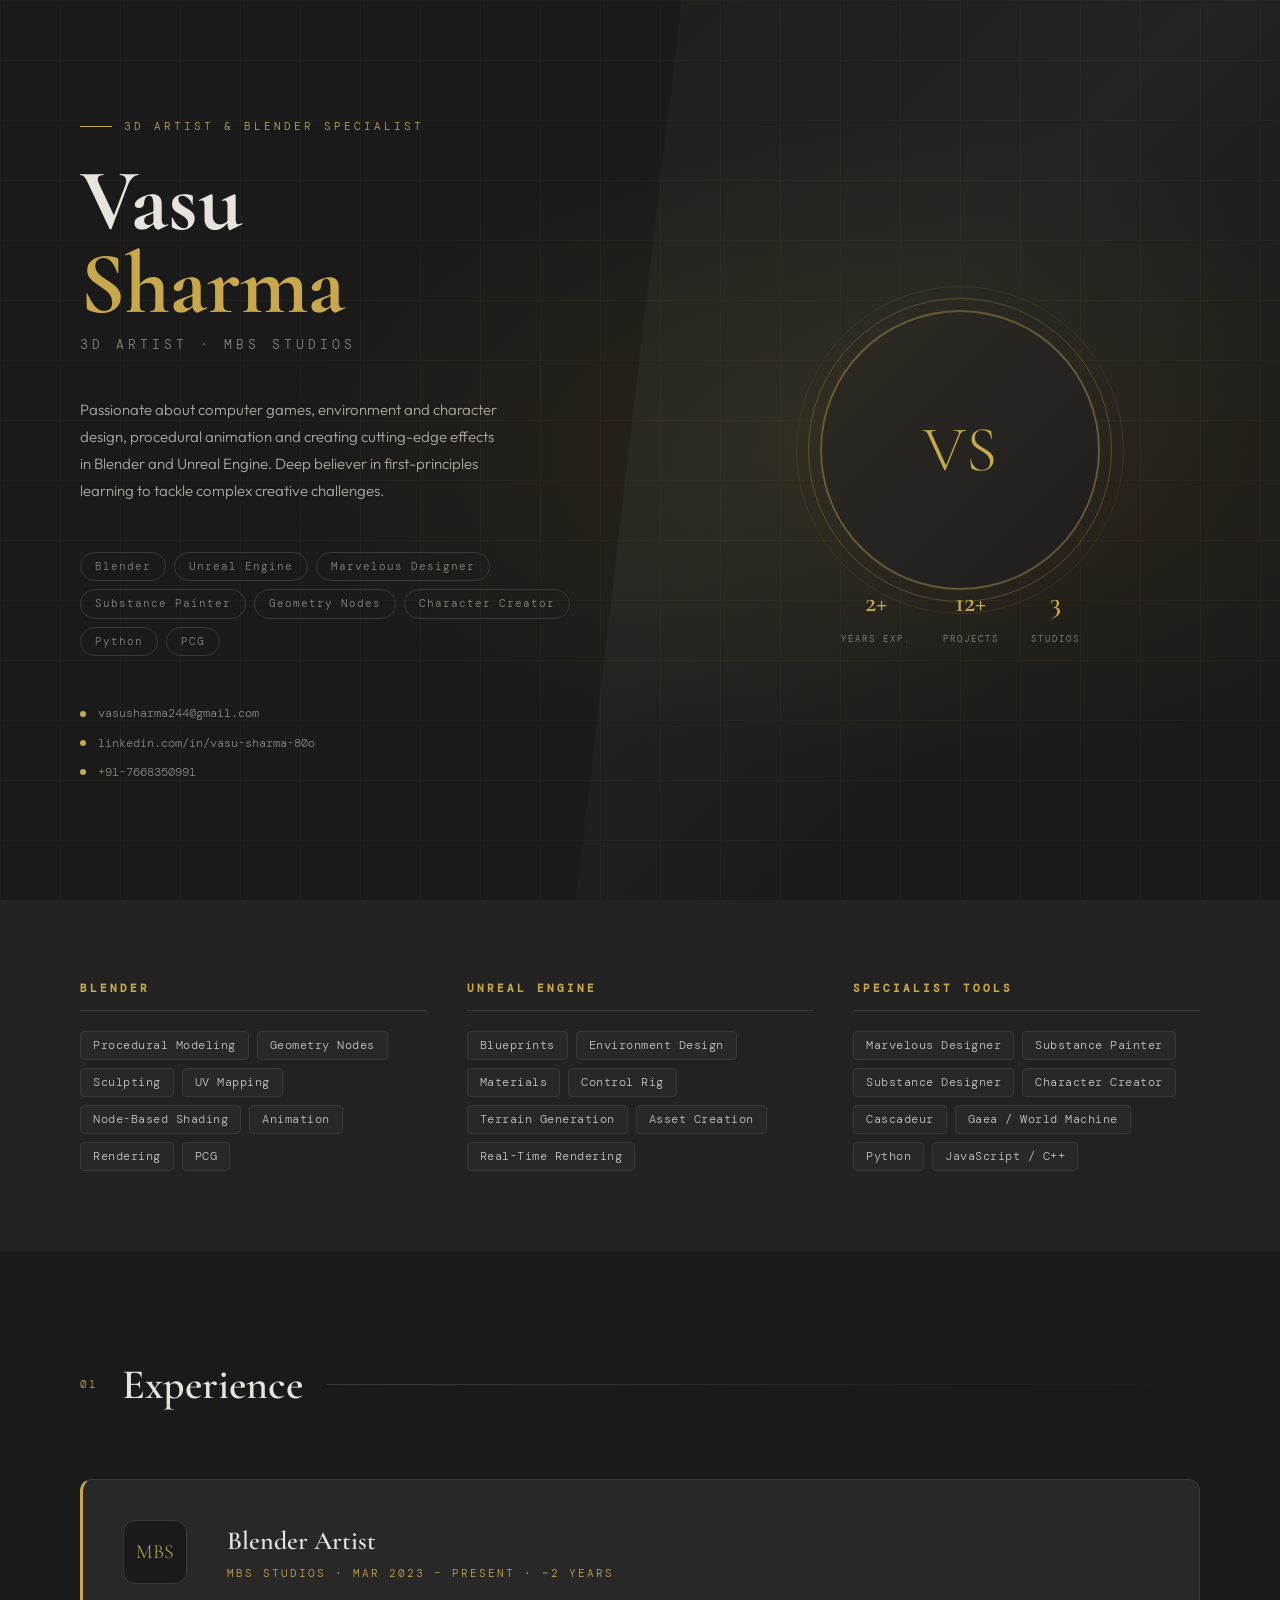
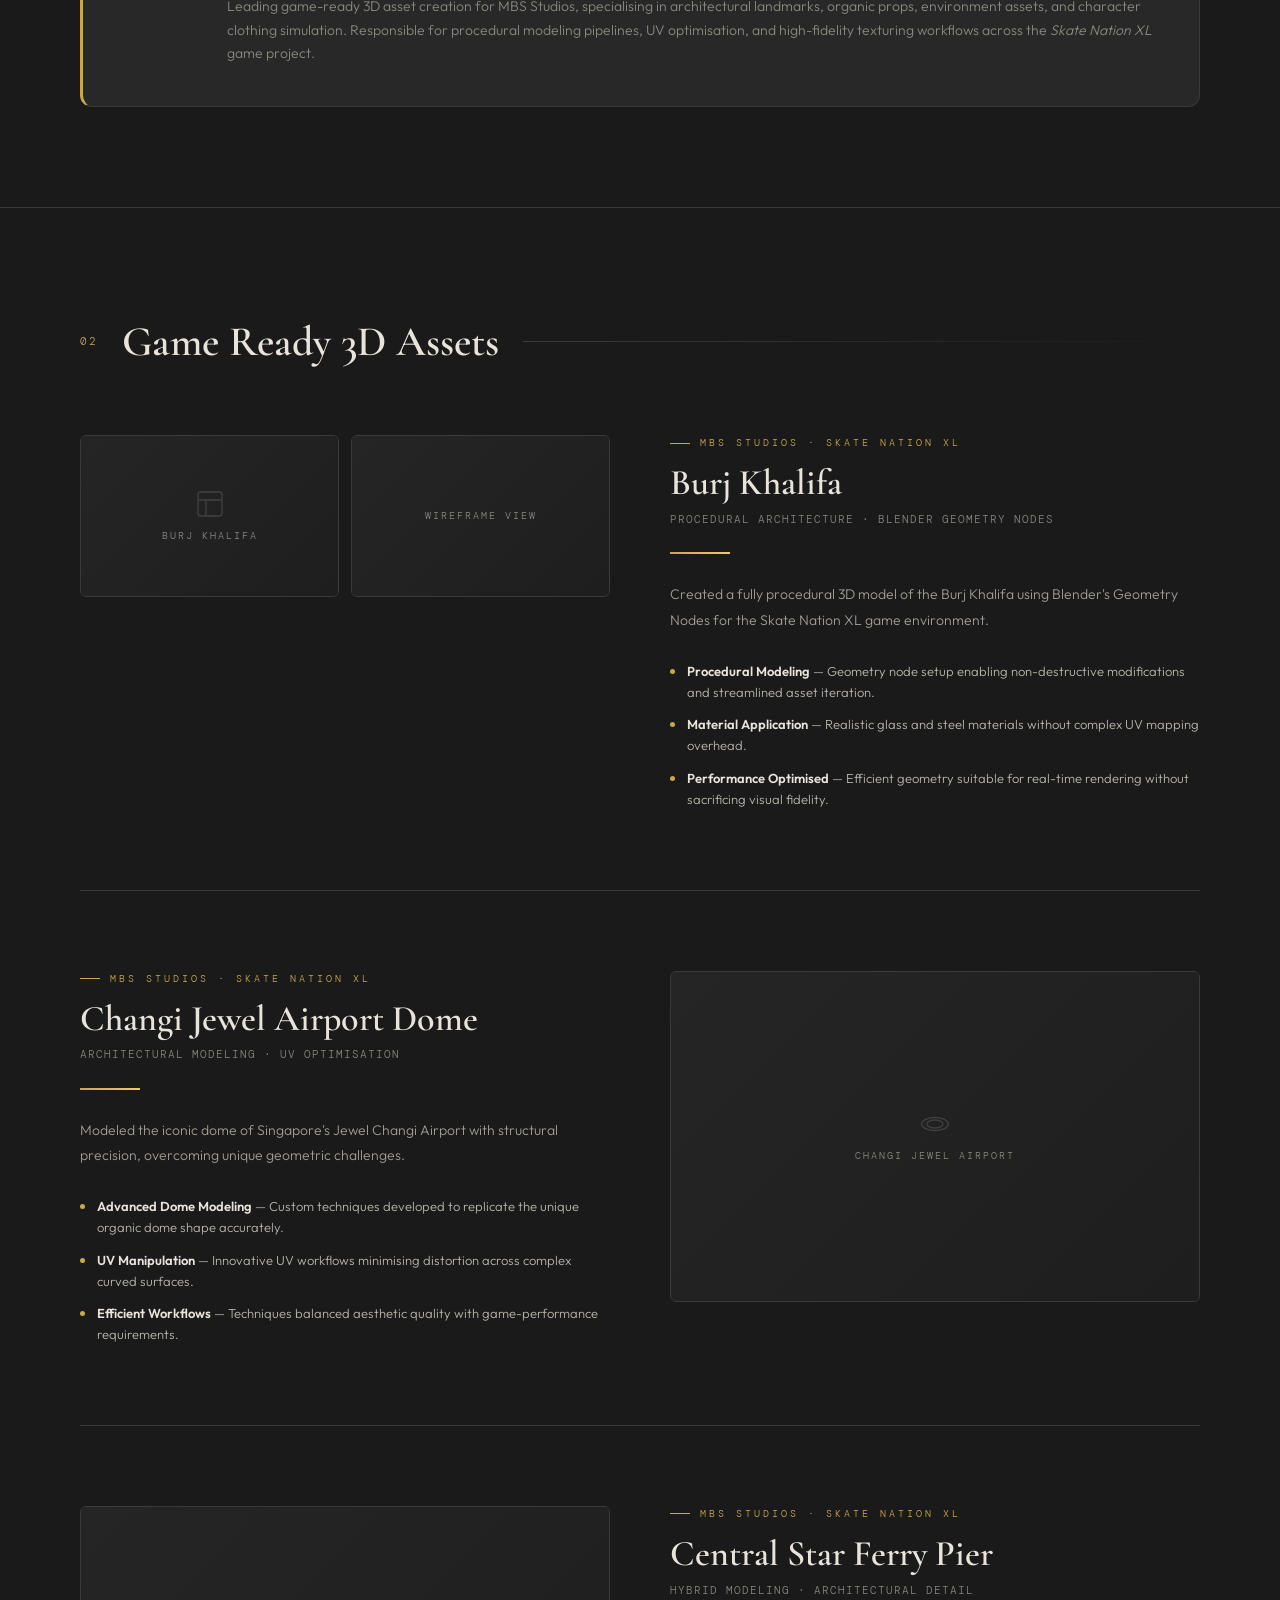
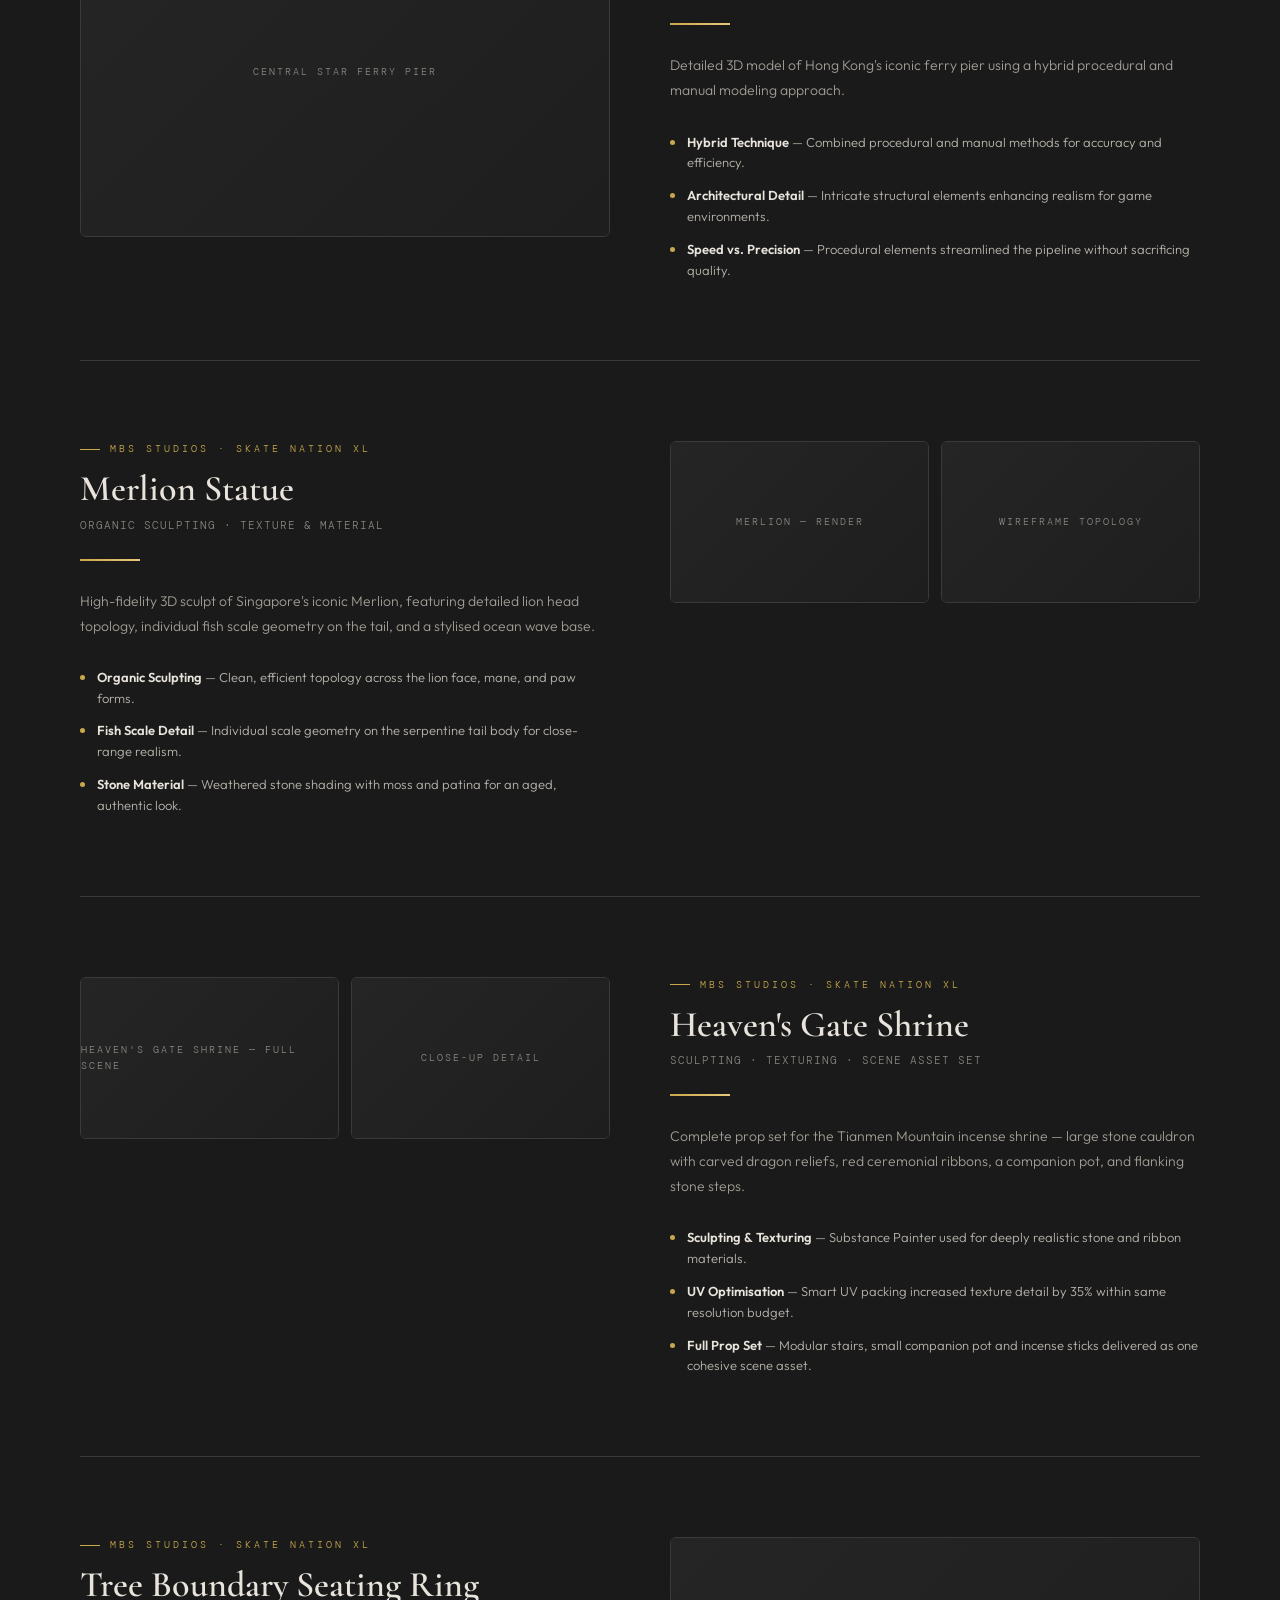
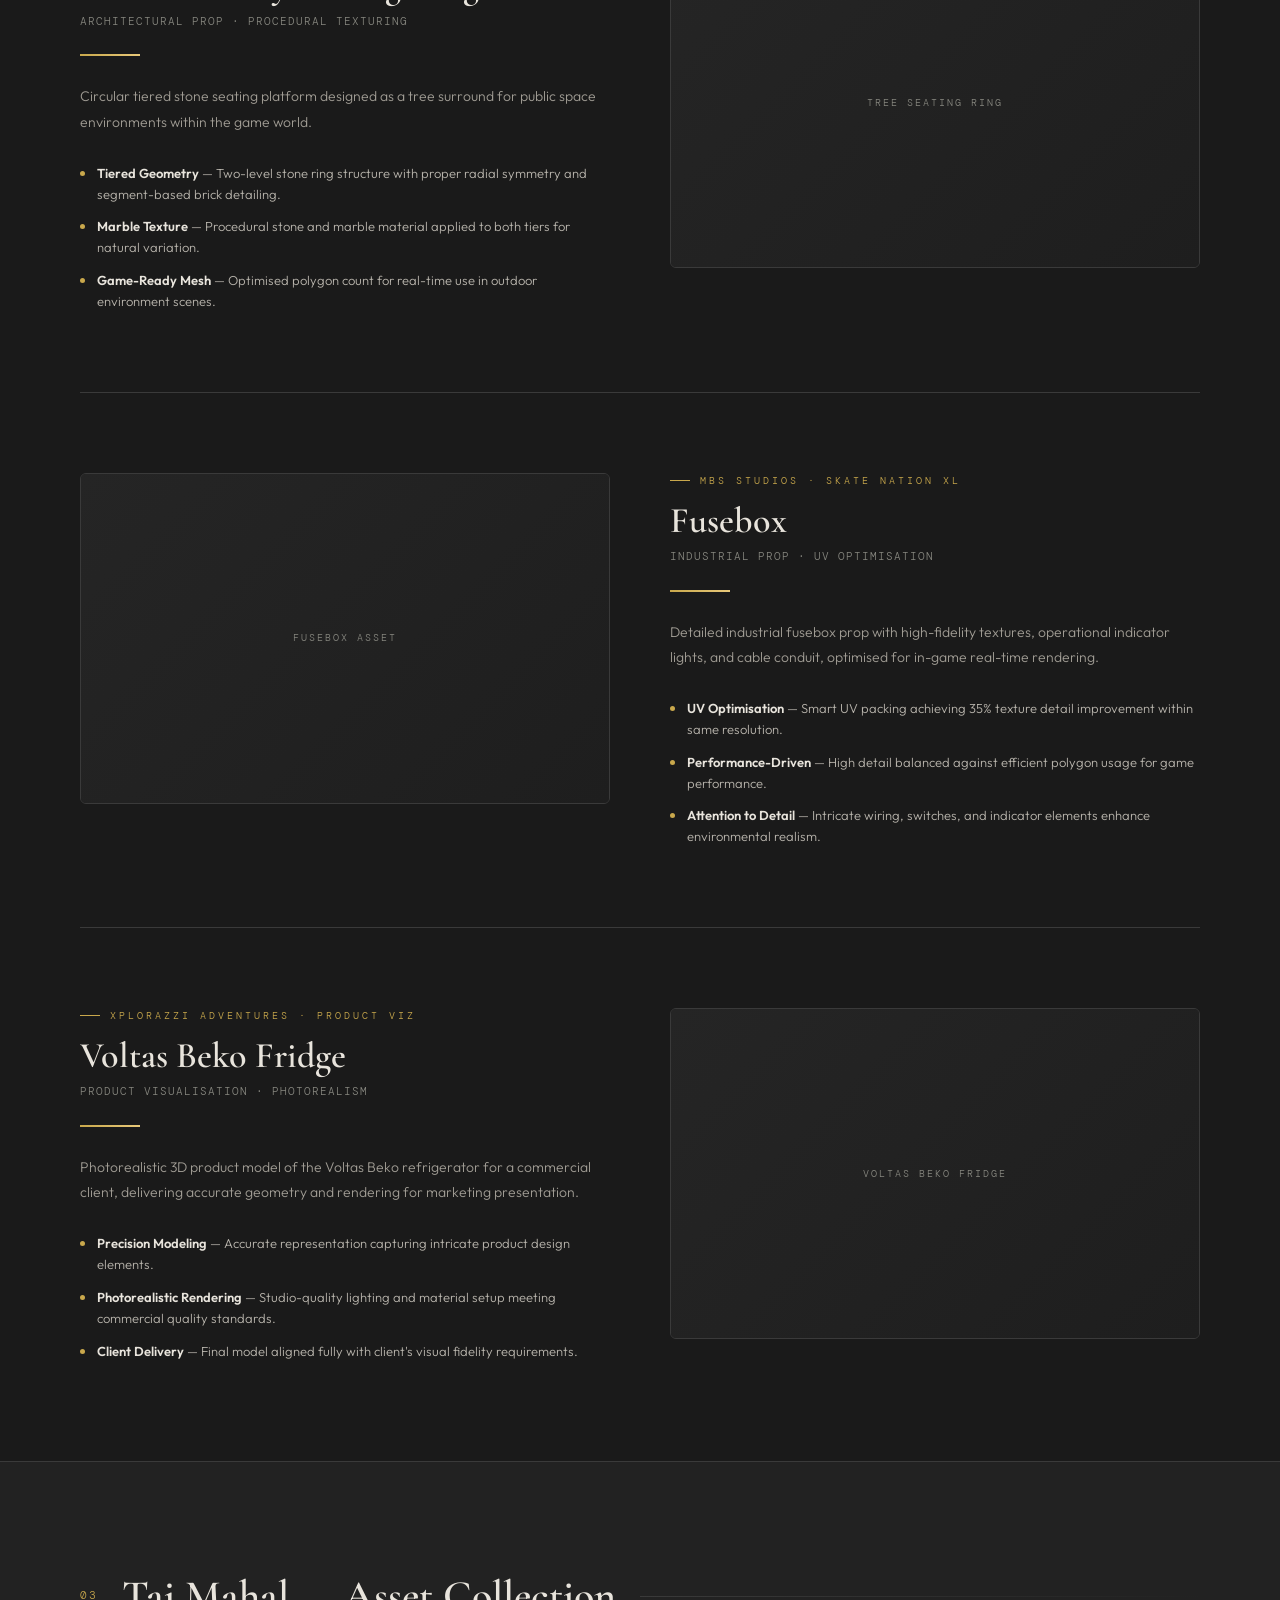
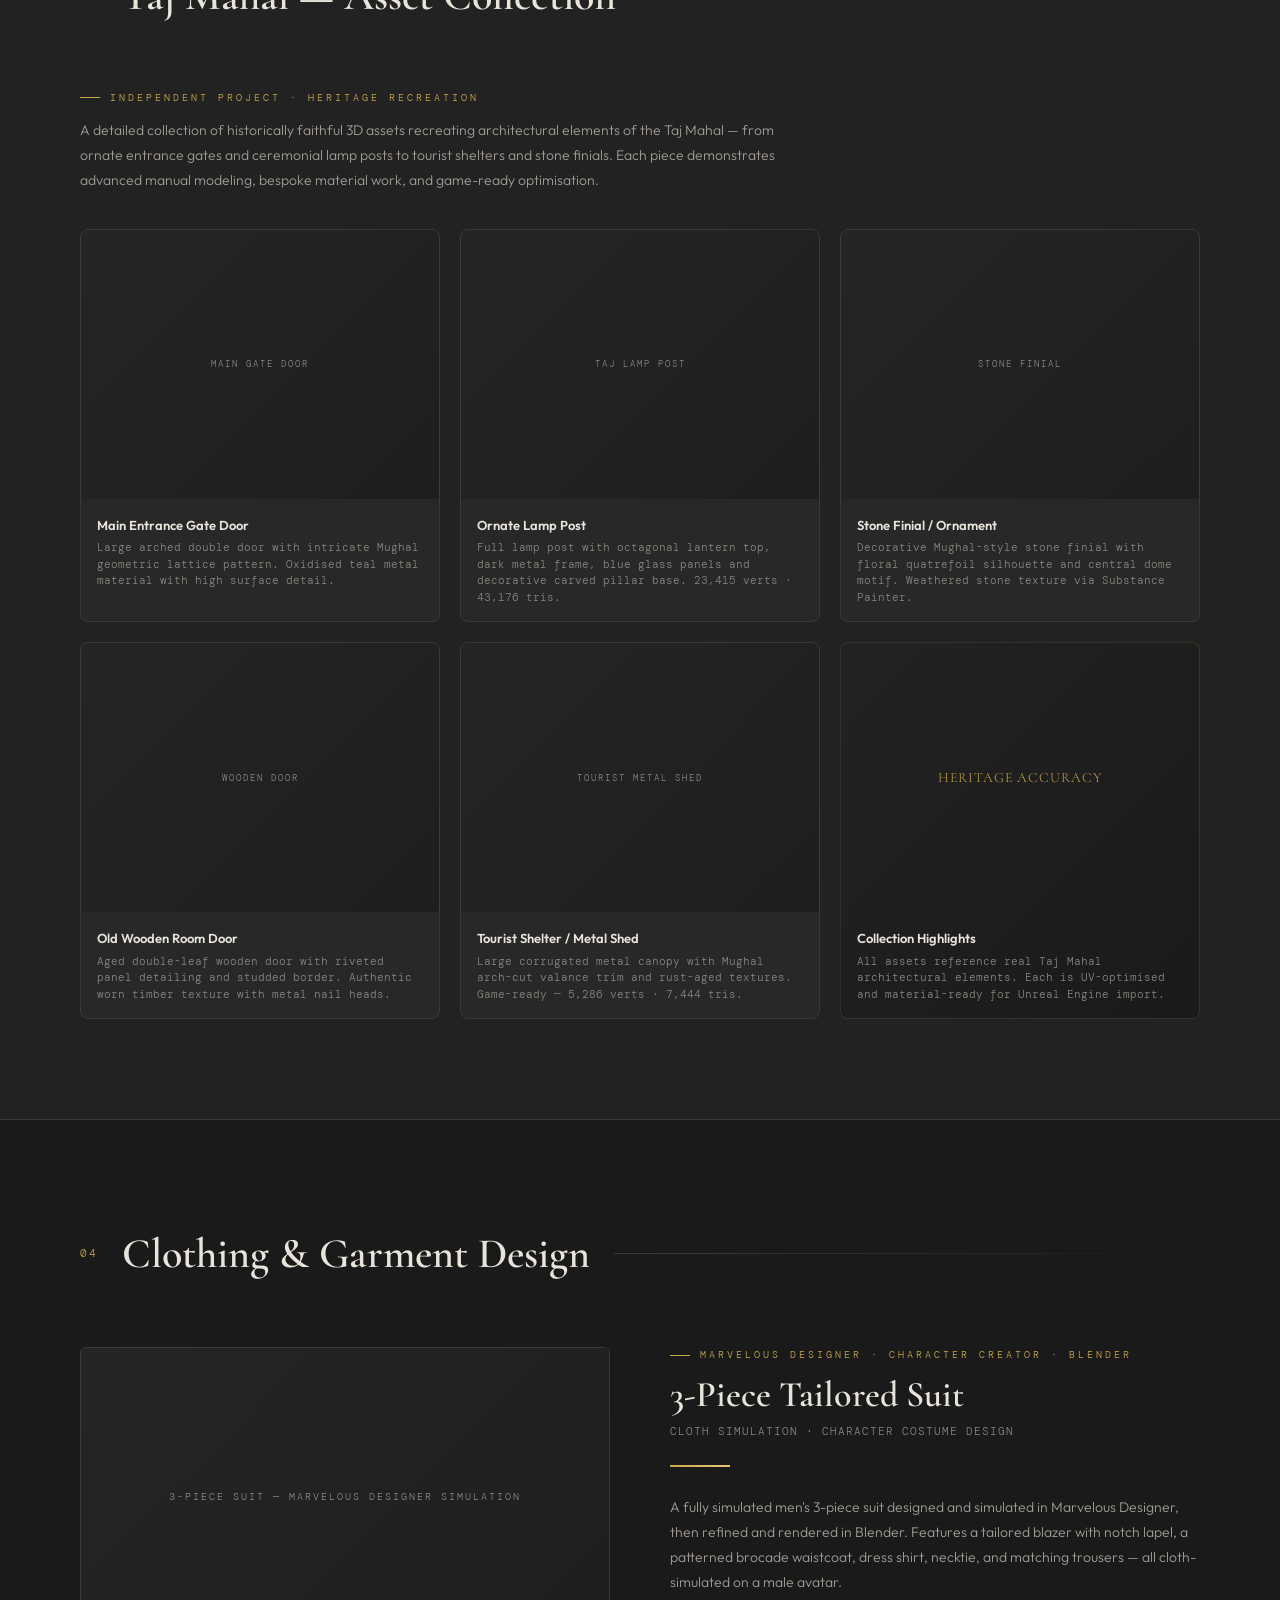
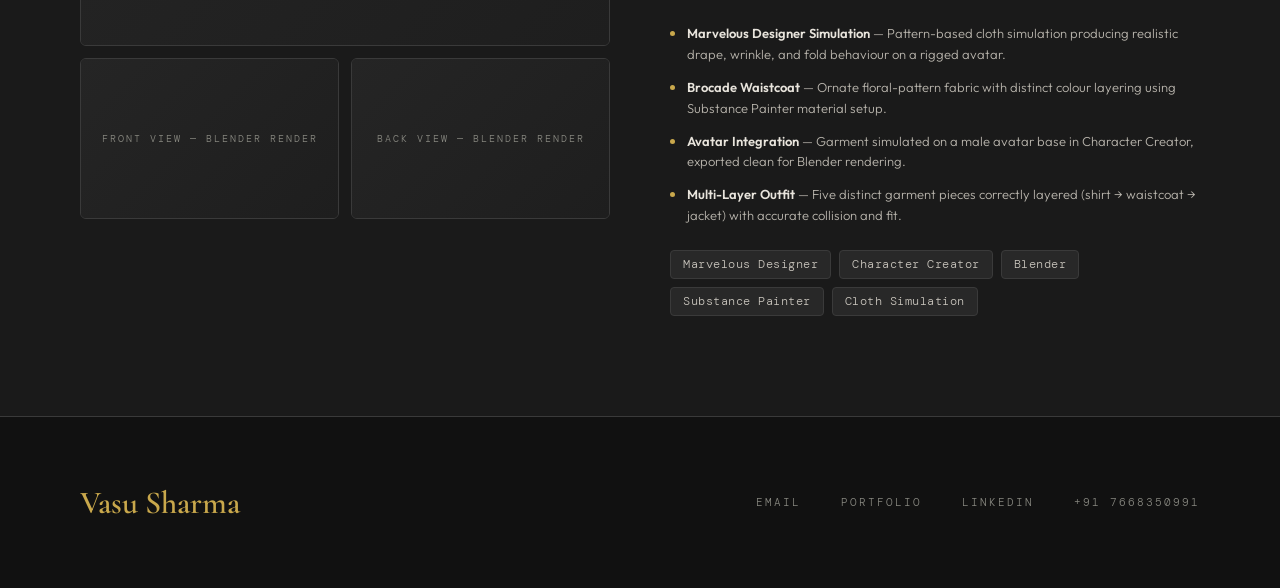
<file: vasu_sharma_resume.html>
<!DOCTYPE html>
<html lang="en">
<head>
<meta charset="UTF-8"/>
<meta name="viewport" content="width=device-width, initial-scale=1.0"/>
<title>Vasu Sharma — 3D Artist Portfolio Resume</title>
<link href="https://fonts.googleapis.com/css2?family=Cormorant+Garamond:wght@300;400;600;700&family=DM+Mono:wght@300;400;500&family=Outfit:wght@200;300;400;600;700&display=swap" rel="stylesheet"/>
<style>
  :root {
    --bg: #1a1a1a;
    --bg2: #222222;
    --bg3: #2a2a2a;
    --card: #282828;
    --border: #3a3a3a;
    --gold: #c9a84c;
    --gold2: #e8c97a;
    --text: #e8e4dc;
    --muted: #888880;
    --accent: #7eb8a4;
  }

  * { margin: 0; padding: 0; box-sizing: border-box; }

  body {
    background: var(--bg);
    color: var(--text);
    font-family: 'Outfit', sans-serif;
    font-weight: 300;
    line-height: 1.6;
  }

  /* ── HERO ── */
  .hero {
    position: relative;
    min-height: 100vh;
    display: grid;
    grid-template-columns: 1fr 1fr;
    overflow: hidden;
  }

  .hero-bg {
    position: absolute; inset: 0;
    background: radial-gradient(ellipse 80% 60% at 70% 50%, #2e2618 0%, #1a1a1a 60%);
    z-index: 0;
  }

  .hero-deco {
    position: absolute;
    top: 0; right: 0;
    width: 55%;
    height: 100%;
    background: linear-gradient(135deg, #c9a84c08 0%, #7eb8a410 40%, transparent 70%);
    clip-path: polygon(15% 0%, 100% 0%, 100% 100%, 0% 100%);
    z-index: 0;
  }

  .hero-grid-lines {
    position: absolute; inset: 0;
    background-image:
      linear-gradient(rgba(201,168,76,0.04) 1px, transparent 1px),
      linear-gradient(90deg, rgba(201,168,76,0.04) 1px, transparent 1px);
    background-size: 60px 60px;
    z-index: 0;
  }

  .hero-left {
    position: relative;
    z-index: 1;
    padding: 80px 60px 80px 80px;
    display: flex;
    flex-direction: column;
    justify-content: center;
  }

  .hero-label {
    font-family: 'DM Mono', monospace;
    font-size: 11px;
    letter-spacing: 3px;
    color: var(--gold);
    text-transform: uppercase;
    margin-bottom: 24px;
    display: flex;
    align-items: center;
    gap: 12px;
  }
  .hero-label::before {
    content: '';
    width: 32px;
    height: 1px;
    background: var(--gold);
    display: block;
  }

  .hero-name {
    font-family: 'Cormorant Garamond', serif;
    font-size: clamp(52px, 7vw, 88px);
    font-weight: 700;
    line-height: 0.95;
    color: var(--text);
    margin-bottom: 8px;
  }
  .hero-name span { color: var(--gold); }

  .hero-title {
    font-family: 'DM Mono', monospace;
    font-size: 13px;
    letter-spacing: 4px;
    color: var(--muted);
    text-transform: uppercase;
    margin-bottom: 40px;
  }

  .hero-desc {
    font-size: 15px;
    max-width: 420px;
    line-height: 1.8;
    color: #afa9a0;
    margin-bottom: 48px;
  }

  .hero-tags {
    display: flex;
    flex-wrap: wrap;
    gap: 8px;
    margin-bottom: 48px;
  }

  .tag {
    padding: 5px 14px;
    border: 1px solid var(--border);
    border-radius: 20px;
    font-size: 11px;
    font-family: 'DM Mono', monospace;
    letter-spacing: 1px;
    color: var(--muted);
    transition: all 0.2s;
  }
  .tag:hover { border-color: var(--gold); color: var(--gold); }

  .hero-contact { display: flex; flex-direction: column; gap: 10px; }
  .contact-item {
    display: flex; align-items: center; gap: 12px;
    font-family: 'DM Mono', monospace;
    font-size: 12px; color: var(--muted);
  }
  .contact-dot { width: 6px; height: 6px; background: var(--gold); border-radius: 50%; flex-shrink: 0; }

  .hero-right {
    position: relative; z-index: 1;
    display: flex; align-items: center; justify-content: center;
    padding: 80px 60px;
  }

  .hero-photo-frame { position: relative; width: 280px; height: 280px; }
  .hero-photo-ring  { position: absolute; inset: -12px; border-radius: 50%; border: 1px solid rgba(201,168,76,0.3); }
  .hero-photo-ring2 { position: absolute; inset: -24px; border-radius: 50%; border: 1px solid rgba(201,168,76,0.12); }

  .photo-circle {
    width: 280px; height: 280px; border-radius: 50%;
    background: linear-gradient(135deg, #2e2a22, #1e1e1e);
    border: 2px solid rgba(201,168,76,0.4);
    display: flex; align-items: center; justify-content: center;
    font-family: 'Cormorant Garamond', serif;
    font-size: 64px; color: var(--gold); font-weight: 300; overflow: hidden;
  }

  .stats-row {
    position: absolute; bottom: -60px; left: 50%; transform: translateX(-50%);
    display: flex; gap: 32px; white-space: nowrap;
  }
  .stat-item { text-align: center; }
  .stat-num { font-family: 'Cormorant Garamond', serif; font-size: 28px; font-weight: 600; color: var(--gold); display: block; }
  .stat-label { font-family: 'DM Mono', monospace; font-size: 9px; letter-spacing: 2px; color: var(--muted); text-transform: uppercase; }

  /* ── SECTION LAYOUT ── */
  .section { padding: 100px 80px; max-width: 1400px; margin: 0 auto; }

  .section-header { display: flex; align-items: center; gap: 24px; margin-bottom: 60px; }
  .section-num { font-family: 'DM Mono', monospace; font-size: 11px; letter-spacing: 2px; color: var(--gold); }
  .section-title { font-family: 'Cormorant Garamond', serif; font-size: 42px; font-weight: 600; color: var(--text); }
  .section-line { flex: 1; height: 1px; background: linear-gradient(to right, var(--border), transparent); }

  /* ── SKILLS ── */
  .skills-section { background: var(--bg2); padding: 80px; }
  .skills-grid { display: grid; grid-template-columns: repeat(3, 1fr); gap: 40px; max-width: 1400px; margin: 0 auto; }
  .skill-category h3 { font-family: 'DM Mono', monospace; font-size: 11px; letter-spacing: 3px; color: var(--gold); text-transform: uppercase; margin-bottom: 20px; padding-bottom: 12px; border-bottom: 1px solid var(--border); }
  .skill-list { list-style: none; display: flex; flex-wrap: wrap; gap: 8px; }
  .skill-pill { padding: 4px 12px; background: var(--card); border: 1px solid var(--border); border-radius: 4px; font-size: 12px; font-family: 'DM Mono', monospace; color: #c8c4bc; letter-spacing: 0.5px; }

  /* ── PROJECT SECTION ── */
  .proj-section { border-top: 1px solid var(--border); }
  .proj-section.alt { background: var(--bg2); }

  .project-card {
    display: grid; grid-template-columns: 1fr 1fr;
    gap: 60px; margin-bottom: 80px; padding-bottom: 80px;
    border-bottom: 1px solid var(--border); align-items: start;
  }
  .project-card:last-child { border-bottom: none; margin-bottom: 0; padding-bottom: 0; }
  .project-card.reverse { direction: rtl; }
  .project-card.reverse > * { direction: ltr; }

  .proj-images { display: grid; gap: 12px; }
  .proj-images.one { grid-template-columns: 1fr; }
  .proj-images.two { grid-template-columns: 1fr 1fr; }
  .proj-images.three { grid-template-columns: 1fr 1fr; }
  .proj-images.three .img-wrap:first-child { grid-column: 1 / -1; }

  .img-wrap {
    position: relative; overflow: hidden; border-radius: 6px;
    background: var(--card); border: 1px solid var(--border); aspect-ratio: 16/10;
  }
  .img-wrap.tall { aspect-ratio: 4/5; }

  .img-placeholder {
    width: 100%; height: 100%;
    display: flex; align-items: center; justify-content: center;
    font-family: 'DM Mono', monospace; font-size: 10px; letter-spacing: 2px;
    color: var(--muted); text-transform: uppercase;
    background: linear-gradient(135deg, #252525, #1e1e1e);
    flex-direction: column; gap: 8px;
  }
  .img-placeholder svg { opacity: 0.3; }

  .proj-category {
    font-family: 'DM Mono', monospace; font-size: 10px; letter-spacing: 3px;
    color: var(--gold); text-transform: uppercase; margin-bottom: 12px;
    display: flex; align-items: center; gap: 10px;
  }
  .proj-category::before { content: ''; width: 20px; height: 1px; background: var(--gold); }

  .proj-title {
    font-family: 'Cormorant Garamond', serif; font-size: 36px; font-weight: 600;
    line-height: 1.1; color: var(--text); margin-bottom: 8px;
  }
  .proj-sub { font-family: 'DM Mono', monospace; font-size: 11px; color: var(--muted); margin-bottom: 24px; letter-spacing: 1px; }

  .proj-desc { font-size: 14px; color: #a09c94; line-height: 1.8; margin-bottom: 28px; }

  .proj-features { list-style: none; display: flex; flex-direction: column; gap: 12px; }
  .proj-features li { display: flex; gap: 12px; font-size: 13px; color: #b8b4ac; line-height: 1.6; }
  .feat-bullet { width: 5px; height: 5px; background: var(--gold); border-radius: 50%; margin-top: 8px; flex-shrink: 0; }
  .feat-title { font-weight: 600; color: var(--text); }

  .gold-divider { width: 60px; height: 2px; background: linear-gradient(to right, var(--gold), var(--gold2)); margin: 20px 0 28px; }

  /* ── MULTI-ASSET ── */
  .multi-project { margin-bottom: 80px; padding-bottom: 80px; border-bottom: 1px solid var(--border); }
  .multi-project:last-child { border-bottom: none; margin-bottom: 0; padding-bottom: 0; }
  .multi-header { margin-bottom: 36px; }

  .assets-grid { display: grid; grid-template-columns: repeat(3, 1fr); gap: 20px; }
  .asset-card { background: var(--card); border: 1px solid var(--border); border-radius: 8px; overflow: hidden; transition: border-color 0.2s; }
  .asset-card:hover { border-color: rgba(201,168,76,0.3); }
  .asset-img {
    aspect-ratio: 4/3; background: linear-gradient(135deg, #252525, #1e1e1e);
    display: flex; align-items: center; justify-content: center;
    font-family: 'DM Mono', monospace; font-size: 9px; letter-spacing: 2px;
    color: var(--muted); text-transform: uppercase;
  }
  .asset-info { padding: 16px; }
  .asset-name { font-size: 13px; font-weight: 600; color: var(--text); margin-bottom: 4px; }
  .asset-desc { font-size: 11px; color: var(--muted); line-height: 1.5; font-family: 'DM Mono', monospace; }

  /* ── EXPERIENCE ── */
  .exp-card {
    display: flex; gap: 40px; padding: 40px;
    background: var(--card); border: 1px solid var(--border);
    border-radius: 12px; border-left: 3px solid var(--gold);
  }
  .exp-logo {
    width: 64px; height: 64px; background: #1a1a1a; border-radius: 12px;
    border: 1px solid var(--border); display: flex; align-items: center; justify-content: center;
    font-family: 'Cormorant Garamond', serif; font-size: 20px; color: var(--gold); flex-shrink: 0;
  }
  .exp-info h3 { font-family: 'Cormorant Garamond', serif; font-size: 26px; font-weight: 600; color: var(--text); margin-bottom: 4px; }
  .exp-meta { font-family: 'DM Mono', monospace; font-size: 11px; color: var(--gold); letter-spacing: 2px; margin-bottom: 12px; }
  .exp-desc { font-size: 14px; color: var(--muted); line-height: 1.7; }

  /* ── CLOTHING ── */
  .cloth-intro { display: grid; grid-template-columns: 1fr 1.5fr; gap: 60px; margin-bottom: 60px; align-items: center; }

  /* ── FOOTER ── */
  footer {
    background: #111; padding: 60px 80px; border-top: 1px solid var(--border);
    display: flex; align-items: center; justify-content: space-between;
  }
  .footer-name { font-family: 'Cormorant Garamond', serif; font-size: 32px; font-weight: 600; color: var(--gold); }
  .footer-links { display: flex; gap: 40px; }
  .footer-link { font-family: 'DM Mono', monospace; font-size: 11px; letter-spacing: 2px; color: var(--muted); text-transform: uppercase; text-decoration: none; transition: color 0.2s; }
  .footer-link:hover { color: var(--gold); }

  @media (max-width: 900px) {
    .hero { grid-template-columns: 1fr; }
    .hero-right { display: none; }
    .section { padding: 60px 24px; }
    .skills-grid { grid-template-columns: 1fr; padding: 40px 24px; }
    .skills-section { padding: 40px 24px; }
    .project-card { grid-template-columns: 1fr; gap: 32px; }
    .project-card.reverse { direction: ltr; }
    .assets-grid { grid-template-columns: 1fr 1fr; }
    footer { flex-direction: column; gap: 24px; padding: 40px 24px; }
    .cloth-intro { grid-template-columns: 1fr; }
  }
</style>
</head>
<body>

<!-- ═══════════════ HERO ═══════════════ -->
<div class="hero">
  <div class="hero-bg"></div>
  <div class="hero-deco"></div>
  <div class="hero-grid-lines"></div>

  <div class="hero-left">
    <div class="hero-label">3D Artist &amp; Blender Specialist</div>
    <h1 class="hero-name">Vasu<br/><span>Sharma</span></h1>
    <p class="hero-title">3D Artist · MBS Studios</p>
    <p class="hero-desc">
      Passionate about computer games, environment and character design,
      procedural animation and creating cutting-edge effects in Blender and Unreal Engine.
      Deep believer in first-principles learning to tackle complex creative challenges.
    </p>
    <div class="hero-tags">
      <span class="tag">Blender</span>
      <span class="tag">Unreal Engine</span>
      <span class="tag">Marvelous Designer</span>
      <span class="tag">Substance Painter</span>
      <span class="tag">Geometry Nodes</span>
      <span class="tag">Character Creator</span>
      <span class="tag">Python</span>
      <span class="tag">PCG</span>
    </div>
    <div class="hero-contact">
      <div class="contact-item"><span class="contact-dot"></span>vasusharma244@gmail.com</div>
      <div class="contact-item"><span class="contact-dot"></span>linkedin.com/in/vasu-sharma-80o</div>
      <div class="contact-item"><span class="contact-dot"></span>+91-7668350991</div>
    </div>
  </div>

  <div class="hero-right">
    <div class="hero-photo-frame">
      <div class="hero-photo-ring"></div>
      <div class="hero-photo-ring2"></div>
      <div class="photo-circle">VS</div>
      <div class="stats-row">
        <div class="stat-item"><span class="stat-num">2+</span><span class="stat-label">Years Exp.</span></div>
        <div class="stat-item"><span class="stat-num">12+</span><span class="stat-label">Projects</span></div>
        <div class="stat-item"><span class="stat-num">3</span><span class="stat-label">Studios</span></div>
      </div>
    </div>
  </div>
</div>

<!-- ═══════════════ SKILLS ═══════════════ -->
<div class="skills-section">
  <div class="skills-grid">
    <div class="skill-category">
      <h3>Blender</h3>
      <ul class="skill-list">
        <li class="skill-pill">Procedural Modeling</li><li class="skill-pill">Geometry Nodes</li>
        <li class="skill-pill">Sculpting</li><li class="skill-pill">UV Mapping</li>
        <li class="skill-pill">Node-Based Shading</li><li class="skill-pill">Animation</li>
        <li class="skill-pill">Rendering</li><li class="skill-pill">PCG</li>
      </ul>
    </div>
    <div class="skill-category">
      <h3>Unreal Engine</h3>
      <ul class="skill-list">
        <li class="skill-pill">Blueprints</li><li class="skill-pill">Environment Design</li>
        <li class="skill-pill">Materials</li><li class="skill-pill">Control Rig</li>
        <li class="skill-pill">Terrain Generation</li><li class="skill-pill">Asset Creation</li>
        <li class="skill-pill">Real-Time Rendering</li>
      </ul>
    </div>
    <div class="skill-category">
      <h3>Specialist Tools</h3>
      <ul class="skill-list">
        <li class="skill-pill">Marvelous Designer</li><li class="skill-pill">Substance Painter</li>
        <li class="skill-pill">Substance Designer</li><li class="skill-pill">Character Creator</li>
        <li class="skill-pill">Cascadeur</li><li class="skill-pill">Gaea / World Machine</li>
        <li class="skill-pill">Python</li><li class="skill-pill">JavaScript / C++</li>
      </ul>
    </div>
  </div>
</div>

<!-- ═══════════════ EXPERIENCE ═══════════════ -->
<div class="section">
  <div class="section-header">
    <span class="section-num">01</span>
    <h2 class="section-title">Experience</h2>
    <div class="section-line"></div>
  </div>
  <div class="exp-card">
    <div class="exp-logo">MBS</div>
    <div class="exp-info">
      <h3>Blender Artist</h3>
      <p class="exp-meta">MBS STUDIOS · MAR 2023 – PRESENT · ~2 YEARS</p>
      <p class="exp-desc">Leading game-ready 3D asset creation for MBS Studios, specialising in architectural landmarks, organic props, environment assets, and character clothing simulation. Responsible for procedural modeling pipelines, UV optimisation, and high-fidelity texturing workflows across the <em>Skate Nation XL</em> game project.</p>
    </div>
  </div>
</div>

<!-- ═══════════════ GAME READY ASSETS ═══════════════ -->
<div class="section proj-section">
  <div class="section-header">
    <span class="section-num">02</span>
    <h2 class="section-title">Game Ready 3D Assets</h2>
    <div class="section-line"></div>
  </div>

  <!-- Burj Khalifa -->
  <div class="project-card">
    <div class="proj-images two">
      <div class="img-wrap"><div class="img-placeholder"><svg width="32" height="32" viewBox="0 0 24 24" fill="none" stroke="currentColor" stroke-width="1"><rect x="3" y="3" width="18" height="18" rx="2"/><path d="M3 9h18M9 21V9"/></svg>Burj Khalifa</div></div>
      <div class="img-wrap"><div class="img-placeholder">Wireframe View</div></div>
    </div>
    <div class="proj-info">
      <p class="proj-category">MBS Studios · Skate Nation XL</p>
      <h3 class="proj-title">Burj Khalifa</h3>
      <p class="proj-sub">PROCEDURAL ARCHITECTURE · BLENDER GEOMETRY NODES</p>
      <div class="gold-divider"></div>
      <p class="proj-desc">Created a fully procedural 3D model of the Burj Khalifa using Blender's Geometry Nodes for the Skate Nation XL game environment.</p>
      <ul class="proj-features">
        <li><span class="feat-bullet"></span><div><span class="feat-title">Procedural Modeling</span> — Geometry node setup enabling non-destructive modifications and streamlined asset iteration.</div></li>
        <li><span class="feat-bullet"></span><div><span class="feat-title">Material Application</span> — Realistic glass and steel materials without complex UV mapping overhead.</div></li>
        <li><span class="feat-bullet"></span><div><span class="feat-title">Performance Optimised</span> — Efficient geometry suitable for real-time rendering without sacrificing visual fidelity.</div></li>
      </ul>
    </div>
  </div>

  <!-- Changi -->
  <div class="project-card reverse">
    <div class="proj-images one">
      <div class="img-wrap"><div class="img-placeholder"><svg width="32" height="32" viewBox="0 0 24 24" fill="none" stroke="currentColor" stroke-width="1"><ellipse cx="12" cy="12" rx="10" ry="5"/><ellipse cx="12" cy="12" rx="6" ry="3"/></svg>Changi Jewel Airport</div></div>
    </div>
    <div class="proj-info">
      <p class="proj-category">MBS Studios · Skate Nation XL</p>
      <h3 class="proj-title">Changi Jewel Airport Dome</h3>
      <p class="proj-sub">ARCHITECTURAL MODELING · UV OPTIMISATION</p>
      <div class="gold-divider"></div>
      <p class="proj-desc">Modeled the iconic dome of Singapore's Jewel Changi Airport with structural precision, overcoming unique geometric challenges.</p>
      <ul class="proj-features">
        <li><span class="feat-bullet"></span><div><span class="feat-title">Advanced Dome Modeling</span> — Custom techniques developed to replicate the unique organic dome shape accurately.</div></li>
        <li><span class="feat-bullet"></span><div><span class="feat-title">UV Manipulation</span> — Innovative UV workflows minimising distortion across complex curved surfaces.</div></li>
        <li><span class="feat-bullet"></span><div><span class="feat-title">Efficient Workflows</span> — Techniques balanced aesthetic quality with game-performance requirements.</div></li>
      </ul>
    </div>
  </div>

  <!-- Ferry Pier -->
  <div class="project-card">
    <div class="proj-images one">
      <div class="img-wrap"><div class="img-placeholder">Central Star Ferry Pier</div></div>
    </div>
    <div class="proj-info">
      <p class="proj-category">MBS Studios · Skate Nation XL</p>
      <h3 class="proj-title">Central Star Ferry Pier</h3>
      <p class="proj-sub">HYBRID MODELING · ARCHITECTURAL DETAIL</p>
      <div class="gold-divider"></div>
      <p class="proj-desc">Detailed 3D model of Hong Kong's iconic ferry pier using a hybrid procedural and manual modeling approach.</p>
      <ul class="proj-features">
        <li><span class="feat-bullet"></span><div><span class="feat-title">Hybrid Technique</span> — Combined procedural and manual methods for accuracy and efficiency.</div></li>
        <li><span class="feat-bullet"></span><div><span class="feat-title">Architectural Detail</span> — Intricate structural elements enhancing realism for game environments.</div></li>
        <li><span class="feat-bullet"></span><div><span class="feat-title">Speed vs. Precision</span> — Procedural elements streamlined the pipeline without sacrificing quality.</div></li>
      </ul>
    </div>
  </div>

  <!-- Merlion -->
  <div class="project-card reverse">
    <div class="proj-images two">
      <div class="img-wrap"><div class="img-placeholder">Merlion — Render</div></div>
      <div class="img-wrap"><div class="img-placeholder">Wireframe Topology</div></div>
    </div>
    <div class="proj-info">
      <p class="proj-category">MBS Studios · Skate Nation XL</p>
      <h3 class="proj-title">Merlion Statue</h3>
      <p class="proj-sub">ORGANIC SCULPTING · TEXTURE &amp; MATERIAL</p>
      <div class="gold-divider"></div>
      <p class="proj-desc">High-fidelity 3D sculpt of Singapore's iconic Merlion, featuring detailed lion head topology, individual fish scale geometry on the tail, and a stylised ocean wave base.</p>
      <ul class="proj-features">
        <li><span class="feat-bullet"></span><div><span class="feat-title">Organic Sculpting</span> — Clean, efficient topology across the lion face, mane, and paw forms.</div></li>
        <li><span class="feat-bullet"></span><div><span class="feat-title">Fish Scale Detail</span> — Individual scale geometry on the serpentine tail body for close-range realism.</div></li>
        <li><span class="feat-bullet"></span><div><span class="feat-title">Stone Material</span> — Weathered stone shading with moss and patina for an aged, authentic look.</div></li>
      </ul>
    </div>
  </div>

  <!-- Heaven's Gate -->
  <div class="project-card">
    <div class="proj-images two">
      <div class="img-wrap"><div class="img-placeholder">Heaven's Gate Shrine — Full Scene</div></div>
      <div class="img-wrap"><div class="img-placeholder">Close-up Detail</div></div>
    </div>
    <div class="proj-info">
      <p class="proj-category">MBS Studios · Skate Nation XL</p>
      <h3 class="proj-title">Heaven's Gate Shrine</h3>
      <p class="proj-sub">SCULPTING · TEXTURING · SCENE ASSET SET</p>
      <div class="gold-divider"></div>
      <p class="proj-desc">Complete prop set for the Tianmen Mountain incense shrine — large stone cauldron with carved dragon reliefs, red ceremonial ribbons, a companion pot, and flanking stone steps.</p>
      <ul class="proj-features">
        <li><span class="feat-bullet"></span><div><span class="feat-title">Sculpting &amp; Texturing</span> — Substance Painter used for deeply realistic stone and ribbon materials.</div></li>
        <li><span class="feat-bullet"></span><div><span class="feat-title">UV Optimisation</span> — Smart UV packing increased texture detail by 35% within same resolution budget.</div></li>
        <li><span class="feat-bullet"></span><div><span class="feat-title">Full Prop Set</span> — Modular stairs, small companion pot and incense sticks delivered as one cohesive scene asset.</div></li>
      </ul>
    </div>
  </div>

  <!-- Tree Ring -->
  <div class="project-card reverse">
    <div class="proj-images one">
      <div class="img-wrap"><div class="img-placeholder">Tree Seating Ring</div></div>
    </div>
    <div class="proj-info">
      <p class="proj-category">MBS Studios · Skate Nation XL</p>
      <h3 class="proj-title">Tree Boundary Seating Ring</h3>
      <p class="proj-sub">ARCHITECTURAL PROP · PROCEDURAL TEXTURING</p>
      <div class="gold-divider"></div>
      <p class="proj-desc">Circular tiered stone seating platform designed as a tree surround for public space environments within the game world.</p>
      <ul class="proj-features">
        <li><span class="feat-bullet"></span><div><span class="feat-title">Tiered Geometry</span> — Two-level stone ring structure with proper radial symmetry and segment-based brick detailing.</div></li>
        <li><span class="feat-bullet"></span><div><span class="feat-title">Marble Texture</span> — Procedural stone and marble material applied to both tiers for natural variation.</div></li>
        <li><span class="feat-bullet"></span><div><span class="feat-title">Game-Ready Mesh</span> — Optimised polygon count for real-time use in outdoor environment scenes.</div></li>
      </ul>
    </div>
  </div>

  <!-- Fusebox -->
  <div class="project-card">
    <div class="proj-images one">
      <div class="img-wrap"><div class="img-placeholder">Fusebox Asset</div></div>
    </div>
    <div class="proj-info">
      <p class="proj-category">MBS Studios · Skate Nation XL</p>
      <h3 class="proj-title">Fusebox</h3>
      <p class="proj-sub">INDUSTRIAL PROP · UV OPTIMISATION</p>
      <div class="gold-divider"></div>
      <p class="proj-desc">Detailed industrial fusebox prop with high-fidelity textures, operational indicator lights, and cable conduit, optimised for in-game real-time rendering.</p>
      <ul class="proj-features">
        <li><span class="feat-bullet"></span><div><span class="feat-title">UV Optimisation</span> — Smart UV packing achieving 35% texture detail improvement within same resolution.</div></li>
        <li><span class="feat-bullet"></span><div><span class="feat-title">Performance-Driven</span> — High detail balanced against efficient polygon usage for game performance.</div></li>
        <li><span class="feat-bullet"></span><div><span class="feat-title">Attention to Detail</span> — Intricate wiring, switches, and indicator elements enhance environmental realism.</div></li>
      </ul>
    </div>
  </div>

  <!-- Voltas Fridge -->
  <div class="project-card reverse">
    <div class="proj-images one">
      <div class="img-wrap"><div class="img-placeholder">Voltas Beko Fridge</div></div>
    </div>
    <div class="proj-info">
      <p class="proj-category">Xplorazzi Adventures · Product Viz</p>
      <h3 class="proj-title">Voltas Beko Fridge</h3>
      <p class="proj-sub">PRODUCT VISUALISATION · PHOTOREALISM</p>
      <div class="gold-divider"></div>
      <p class="proj-desc">Photorealistic 3D product model of the Voltas Beko refrigerator for a commercial client, delivering accurate geometry and rendering for marketing presentation.</p>
      <ul class="proj-features">
        <li><span class="feat-bullet"></span><div><span class="feat-title">Precision Modeling</span> — Accurate representation capturing intricate product design elements.</div></li>
        <li><span class="feat-bullet"></span><div><span class="feat-title">Photorealistic Rendering</span> — Studio-quality lighting and material setup meeting commercial quality standards.</div></li>
        <li><span class="feat-bullet"></span><div><span class="feat-title">Client Delivery</span> — Final model aligned fully with client's visual fidelity requirements.</div></li>
      </ul>
    </div>
  </div>
</div>

<!-- ═══════════════ TAJ MAHAL ═══════════════ -->
<div class="section proj-section alt">
  <div class="section-header">
    <span class="section-num">03</span>
    <h2 class="section-title">Taj Mahal — Asset Collection</h2>
    <div class="section-line"></div>
  </div>
  <div class="multi-project">
    <div class="multi-header">
      <p class="proj-category">Independent Project · Heritage Recreation</p>
      <p class="proj-desc" style="max-width:700px; margin-top:12px;">A detailed collection of historically faithful 3D assets recreating architectural elements of the Taj Mahal — from ornate entrance gates and ceremonial lamp posts to tourist shelters and stone finials. Each piece demonstrates advanced manual modeling, bespoke material work, and game-ready optimisation.</p>
    </div>
    <div class="assets-grid">
      <div class="asset-card">
        <div class="asset-img">Main Gate Door</div>
        <div class="asset-info">
          <div class="asset-name">Main Entrance Gate Door</div>
          <div class="asset-desc">Large arched double door with intricate Mughal geometric lattice pattern. Oxidised teal metal material with high surface detail.</div>
        </div>
      </div>
      <div class="asset-card">
        <div class="asset-img">Taj Lamp Post</div>
        <div class="asset-info">
          <div class="asset-name">Ornate Lamp Post</div>
          <div class="asset-desc">Full lamp post with octagonal lantern top, dark metal frame, blue glass panels and decorative carved pillar base. 23,415 verts · 43,176 tris.</div>
        </div>
      </div>
      <div class="asset-card">
        <div class="asset-img">Stone Finial</div>
        <div class="asset-info">
          <div class="asset-name">Stone Finial / Ornament</div>
          <div class="asset-desc">Decorative Mughal-style stone finial with floral quatrefoil silhouette and central dome motif. Weathered stone texture via Substance Painter.</div>
        </div>
      </div>
      <div class="asset-card">
        <div class="asset-img">Wooden Door</div>
        <div class="asset-info">
          <div class="asset-name">Old Wooden Room Door</div>
          <div class="asset-desc">Aged double-leaf wooden door with riveted panel detailing and studded border. Authentic worn timber texture with metal nail heads.</div>
        </div>
      </div>
      <div class="asset-card">
        <div class="asset-img">Tourist Metal Shed</div>
        <div class="asset-info">
          <div class="asset-name">Tourist Shelter / Metal Shed</div>
          <div class="asset-desc">Large corrugated metal canopy with Mughal arch-cut valance trim and rust-aged textures. Game-ready — 5,286 verts · 7,444 tris.</div>
        </div>
      </div>
      <div class="asset-card" style="background:linear-gradient(135deg,#222,#1a1a1a);border-color:rgba(201,168,76,0.15);">
        <div class="asset-img" style="background:transparent;">
          <span style="font-family:'Cormorant Garamond',serif;font-size:14px;color:var(--gold);letter-spacing:1px;">Heritage Accuracy</span>
        </div>
        <div class="asset-info">
          <div class="asset-name">Collection Highlights</div>
          <div class="asset-desc">All assets reference real Taj Mahal architectural elements. Each is UV-optimised and material-ready for Unreal Engine import.</div>
        </div>
      </div>
    </div>
  </div>
</div>

<!-- ═══════════════ CLOTHING ═══════════════ -->
<div class="section proj-section">
  <div class="section-header">
    <span class="section-num">04</span>
    <h2 class="section-title">Clothing &amp; Garment Design</h2>
    <div class="section-line"></div>
  </div>
  <div class="project-card">
    <div class="proj-images three">
      <div class="img-wrap" style="aspect-ratio:16/9;grid-column:1/-1;"><div class="img-placeholder">3-Piece Suit — Marvelous Designer Simulation</div></div>
      <div class="img-wrap"><div class="img-placeholder">Front View — Blender Render</div></div>
      <div class="img-wrap"><div class="img-placeholder">Back View — Blender Render</div></div>
    </div>
    <div class="proj-info">
      <p class="proj-category">Marvelous Designer · Character Creator · Blender</p>
      <h3 class="proj-title">3-Piece Tailored Suit</h3>
      <p class="proj-sub">CLOTH SIMULATION · CHARACTER COSTUME DESIGN</p>
      <div class="gold-divider"></div>
      <p class="proj-desc">A fully simulated men's 3-piece suit designed and simulated in Marvelous Designer, then refined and rendered in Blender. Features a tailored blazer with notch lapel, a patterned brocade waistcoat, dress shirt, necktie, and matching trousers — all cloth-simulated on a male avatar.</p>
      <ul class="proj-features">
        <li><span class="feat-bullet"></span><div><span class="feat-title">Marvelous Designer Simulation</span> — Pattern-based cloth simulation producing realistic drape, wrinkle, and fold behaviour on a rigged avatar.</div></li>
        <li><span class="feat-bullet"></span><div><span class="feat-title">Brocade Waistcoat</span> — Ornate floral-pattern fabric with distinct colour layering using Substance Painter material setup.</div></li>
        <li><span class="feat-bullet"></span><div><span class="feat-title">Avatar Integration</span> — Garment simulated on a male avatar base in Character Creator, exported clean for Blender rendering.</div></li>
        <li><span class="feat-bullet"></span><div><span class="feat-title">Multi-Layer Outfit</span> — Five distinct garment pieces correctly layered (shirt → waistcoat → jacket) with accurate collision and fit.</div></li>
      </ul>
      <div style="margin-top:24px;display:flex;gap:8px;flex-wrap:wrap;">
        <span class="skill-pill">Marvelous Designer</span>
        <span class="skill-pill">Character Creator</span>
        <span class="skill-pill">Blender</span>
        <span class="skill-pill">Substance Painter</span>
        <span class="skill-pill">Cloth Simulation</span>
      </div>
    </div>
  </div>
</div>

<!-- ═══════════════ FOOTER ═══════════════ -->
<footer>
  <div class="footer-name">Vasu Sharma</div>
  <div class="footer-links">
    <a class="footer-link" href="mailto:vasusharma244@gmail.com">Email</a>
    <a class="footer-link" href="https://vasusharma-vs.github.io/myPotfolio.github.io/">Portfolio</a>
    <a class="footer-link" href="https://linkedin.com/in/vasu-sharma-80o">LinkedIn</a>
    <a class="footer-link" href="tel:+917668350991">+91 7668350991</a>
  </div>
</footer>

</body>
</html>
</file>
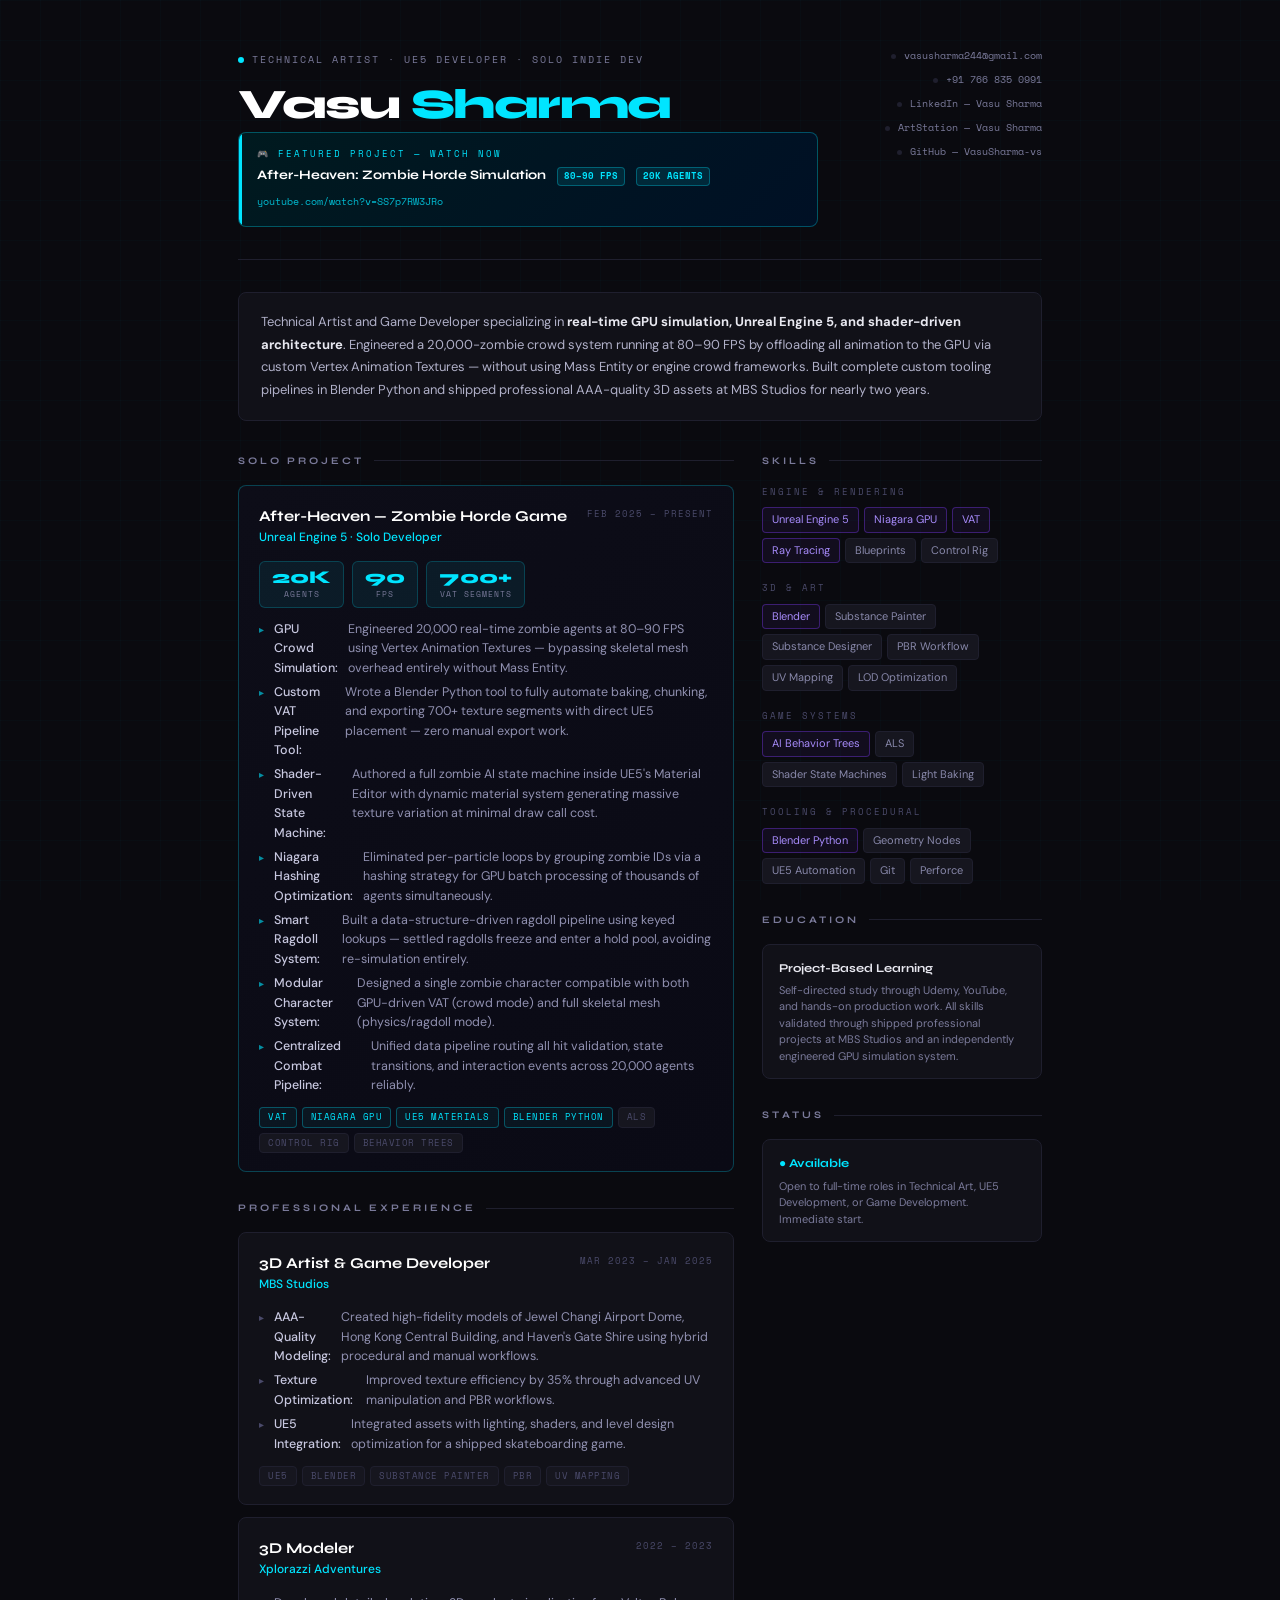
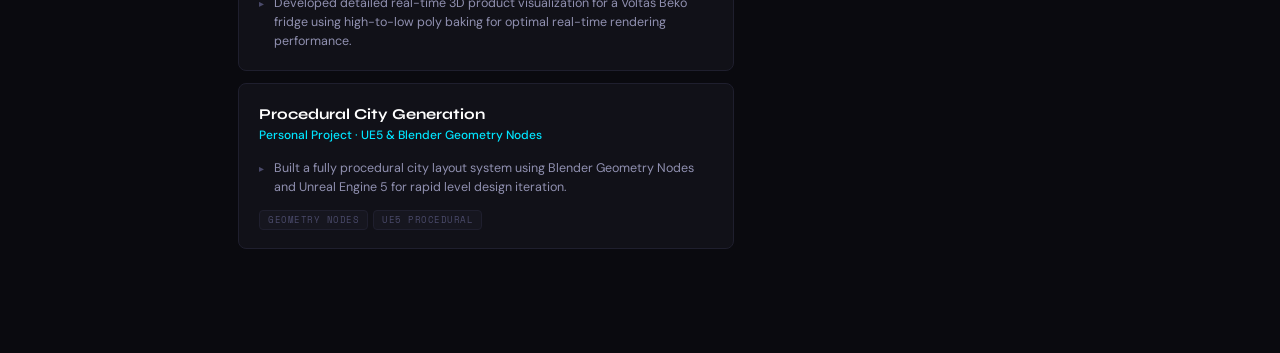
<file: VasuSharma_ResumeUe5.html>
<!DOCTYPE html>
<html lang="en">
<head>
<meta charset="UTF-8">
<meta name="viewport" content="width=device-width, initial-scale=1.0">
<title>Vasu Sharma — Technical Artist & Game Developer</title>
<link href="https://fonts.googleapis.com/css2?family=Space+Mono:wght@400;700&family=Syne:wght@400;600;700;800&family=DM+Sans:wght@300;400;500&display=swap" rel="stylesheet">
<style>
  :root {
    --bg: #0a0a0f;
    --surface: #111118;
    --surface2: #16161f;
    --border: #1f1f2e;
    --accent: #00e5ff;
    --accent2: #ff4d6d;
    --accent3: #7c3aed;
    --text: #e8e8f0;
    --text-muted: #7a7a9a;
    --text-dim: #4a4a6a;
  }

  * { margin: 0; padding: 0; box-sizing: border-box; }

  body {
    background: var(--bg);
    color: var(--text);
    font-family: 'DM Sans', sans-serif;
    font-size: 13.5px;
    line-height: 1.6;
    min-height: 100vh;
  }

  .page {
    max-width: 900px;
    margin: 0 auto;
    padding: 48px 48px;
    position: relative;
  }

  /* Grid lines background */
  .page::before {
    content: '';
    position: fixed;
    inset: 0;
    background-image:
      linear-gradient(rgba(0,229,255,0.02) 1px, transparent 1px),
      linear-gradient(90deg, rgba(0,229,255,0.02) 1px, transparent 1px);
    background-size: 40px 40px;
    pointer-events: none;
    z-index: 0;
  }

  .content { position: relative; z-index: 1; }

  /* ── HEADER ── */
  header {
    display: grid;
    grid-template-columns: 1fr auto;
    gap: 24px;
    align-items: start;
    margin-bottom: 32px;
    padding-bottom: 32px;
    border-bottom: 1px solid var(--border);
  }

  .name-block h1 {
    font-family: 'Syne', sans-serif;
    font-size: 42px;
    font-weight: 800;
    letter-spacing: -1.5px;
    line-height: 1;
    color: #fff;
    margin-bottom: 6px;
  }

  .name-block h1 span {
    color: var(--accent);
  }

  .title-tag {
    display: inline-flex;
    align-items: center;
    gap: 8px;
    font-family: 'Space Mono', monospace;
    font-size: 10px;
    color: var(--text-muted);
    text-transform: uppercase;
    letter-spacing: 2px;
    margin-bottom: 16px;
  }

  .title-tag::before {
    content: '';
    display: inline-block;
    width: 6px;
    height: 6px;
    background: var(--accent);
    border-radius: 50%;
    animation: pulse 2s infinite;
  }

  @keyframes pulse {
    0%, 100% { opacity: 1; }
    50% { opacity: 0.3; }
  }

  /* HERO PROJECT LINK */
  .hero-link {
    background: linear-gradient(135deg, #001a1f 0%, #001025 100%);
    border: 1px solid rgba(0,229,255,0.3);
    border-radius: 8px;
    padding: 14px 18px;
    margin-top: 4px;
    position: relative;
    overflow: hidden;
  }

  .hero-link::before {
    content: '';
    position: absolute;
    left: 0; top: 0; bottom: 0;
    width: 3px;
    background: var(--accent);
  }

  .hero-link-label {
    font-family: 'Space Mono', monospace;
    font-size: 9px;
    text-transform: uppercase;
    letter-spacing: 2px;
    color: var(--accent);
    margin-bottom: 4px;
  }

  .hero-link-title {
    font-family: 'Syne', sans-serif;
    font-size: 13px;
    font-weight: 700;
    color: #fff;
    margin-bottom: 4px;
  }

  .hero-link a {
    font-family: 'Space Mono', monospace;
    font-size: 10px;
    color: var(--accent);
    text-decoration: none;
    opacity: 0.8;
  }

  .hero-link a:hover { opacity: 1; text-decoration: underline; }

  .fps-badge {
    display: inline-block;
    background: rgba(0,229,255,0.1);
    border: 1px solid rgba(0,229,255,0.3);
    border-radius: 4px;
    padding: 1px 6px;
    font-family: 'Space Mono', monospace;
    font-size: 9px;
    color: var(--accent);
    margin-left: 8px;
  }

  /* CONTACT LINKS */
  .contact-links {
    display: flex;
    flex-direction: column;
    gap: 8px;
    align-items: flex-end;
    min-width: 200px;
  }

  .contact-item {
    display: flex;
    align-items: center;
    gap: 8px;
    font-family: 'Space Mono', monospace;
    font-size: 10px;
    color: var(--text-muted);
    text-decoration: none;
  }

  .contact-item:hover { color: var(--accent); }

  .contact-dot {
    width: 5px; height: 5px;
    background: var(--border);
    border-radius: 50%;
    flex-shrink: 0;
  }

  .contact-item:hover .contact-dot {
    background: var(--accent);
  }

  /* ── SUMMARY ── */
  .summary {
    background: var(--surface);
    border: 1px solid var(--border);
    border-radius: 8px;
    padding: 18px 22px;
    margin-bottom: 32px;
    font-size: 13px;
    color: #b0b0c8;
    line-height: 1.75;
  }

  .summary strong { color: var(--text); }

  /* ── TWO COLUMN LAYOUT ── */
  .two-col {
    display: grid;
    grid-template-columns: 1fr 280px;
    gap: 28px;
    margin-bottom: 28px;
  }

  /* ── SECTIONS ── */
  .section { margin-bottom: 28px; }

  .section-header {
    display: flex;
    align-items: center;
    gap: 10px;
    margin-bottom: 16px;
  }

  .section-header h2 {
    font-family: 'Syne', sans-serif;
    font-size: 10px;
    font-weight: 700;
    text-transform: uppercase;
    letter-spacing: 3px;
    color: var(--text-muted);
  }

  .section-line {
    flex: 1;
    height: 1px;
    background: var(--border);
  }

  /* ── EXPERIENCE CARD ── */
  .exp-card {
    background: var(--surface);
    border: 1px solid var(--border);
    border-radius: 8px;
    padding: 18px 20px;
    margin-bottom: 12px;
    transition: border-color 0.2s;
  }

  .exp-card:hover { border-color: rgba(0,229,255,0.2); }

  .exp-card.featured {
    border-color: rgba(0,229,255,0.25);
    background: linear-gradient(135deg, #0d0d18 0%, #0a0a15 100%);
  }

  .exp-header {
    display: flex;
    justify-content: space-between;
    align-items: flex-start;
    margin-bottom: 4px;
  }

  .exp-title {
    font-family: 'Syne', sans-serif;
    font-size: 15px;
    font-weight: 700;
    color: #fff;
  }

  .exp-company {
    font-size: 12px;
    color: var(--accent);
    font-weight: 500;
    margin-bottom: 10px;
  }

  .exp-date {
    font-family: 'Space Mono', monospace;
    font-size: 9px;
    color: var(--text-dim);
    text-transform: uppercase;
    letter-spacing: 1px;
    white-space: nowrap;
    margin-top: 3px;
  }

  .bullet-list {
    list-style: none;
    display: flex;
    flex-direction: column;
    gap: 5px;
  }

  .bullet-list li {
    display: flex;
    gap: 10px;
    font-size: 12.5px;
    color: #9090b0;
    line-height: 1.55;
  }

  .bullet-list li::before {
    content: '▸';
    color: var(--text-dim);
    flex-shrink: 0;
    font-size: 10px;
    margin-top: 2px;
  }

  .bullet-list li strong { color: #c8c8e0; font-weight: 500; }

  .featured .bullet-list li::before { color: var(--accent); opacity: 0.6; }

  /* TECH TAGS */
  .tags {
    display: flex;
    flex-wrap: wrap;
    gap: 5px;
    margin-top: 12px;
  }

  .tag {
    background: var(--surface2);
    border: 1px solid var(--border);
    border-radius: 4px;
    padding: 2px 8px;
    font-family: 'Space Mono', monospace;
    font-size: 9px;
    color: var(--text-dim);
    text-transform: uppercase;
    letter-spacing: 0.5px;
  }

  .tag.highlight {
    border-color: rgba(0,229,255,0.3);
    color: var(--accent);
    background: rgba(0,229,255,0.05);
  }

  /* STAT PILLS */
  .stat-row {
    display: flex;
    gap: 8px;
    margin-bottom: 12px;
    flex-wrap: wrap;
  }

  .stat {
    background: rgba(0,229,255,0.07);
    border: 1px solid rgba(0,229,255,0.2);
    border-radius: 6px;
    padding: 6px 12px;
    display: flex;
    flex-direction: column;
    align-items: center;
  }

  .stat-number {
    font-family: 'Syne', sans-serif;
    font-size: 18px;
    font-weight: 800;
    color: var(--accent);
    line-height: 1;
  }

  .stat-label {
    font-family: 'Space Mono', monospace;
    font-size: 8px;
    color: var(--text-muted);
    text-transform: uppercase;
    letter-spacing: 1px;
    margin-top: 2px;
  }

  /* ── SKILLS SIDEBAR ── */
  .skill-group { margin-bottom: 18px; }

  .skill-group-title {
    font-family: 'Space Mono', monospace;
    font-size: 9px;
    text-transform: uppercase;
    letter-spacing: 2px;
    color: var(--text-dim);
    margin-bottom: 8px;
  }

  .skill-pills {
    display: flex;
    flex-wrap: wrap;
    gap: 5px;
  }

  .skill-pill {
    background: var(--surface2);
    border: 1px solid var(--border);
    border-radius: 4px;
    padding: 3px 9px;
    font-size: 11px;
    color: #8888aa;
  }

  .skill-pill.core {
    border-color: rgba(124,58,237,0.4);
    color: #a78bfa;
    background: rgba(124,58,237,0.07);
  }

  /* ── EDUCATION / SIDEBAR CARDS ── */
  .sidebar-card {
    background: var(--surface);
    border: 1px solid var(--border);
    border-radius: 8px;
    padding: 14px 16px;
    margin-bottom: 12px;
  }

  .sidebar-card-title {
    font-family: 'Syne', sans-serif;
    font-size: 12px;
    font-weight: 700;
    color: var(--text);
    margin-bottom: 4px;
  }

  .sidebar-card-sub {
    font-size: 11px;
    color: var(--text-muted);
    line-height: 1.5;
  }

  /* ── PROJECT CARD ── */
  .project-card {
    background: var(--surface);
    border: 1px solid var(--border);
    border-radius: 8px;
    padding: 16px 20px;
    margin-bottom: 12px;
  }

  .project-title {
    font-family: 'Syne', sans-serif;
    font-size: 14px;
    font-weight: 700;
    color: #fff;
    margin-bottom: 6px;
  }

  .project-desc {
    font-size: 12px;
    color: #9090b0;
    line-height: 1.55;
  }

  /* DIVIDER */
  hr {
    border: none;
    border-top: 1px solid var(--border);
    margin: 24px 0;
  }

  /* Print */
  @media print {
    body { background: #fff; color: #000; }
    .page::before { display: none; }
  }
</style>
</head>
<body>
<div class="page">
<div class="content">

  <!-- HEADER -->
  <header>
    <div class="name-block">
      <div class="title-tag">Technical Artist · UE5 Developer · Solo Indie Dev</div>
      <h1>Vasu <span>Sharma</span></h1>

      <!-- HERO LINK -->
      <div class="hero-link">
        <div class="hero-link-label">🎮 Featured Project — Watch Now</div>
        <div class="hero-link-title">
          After-Heaven: Zombie Horde Simulation
          <span class="fps-badge">80–90 FPS</span>
          <span class="fps-badge">20K AGENTS</span>
        </div>
        <a href="https://www.youtube.com/watch?v=SS7p7RW3JRo" target="_blank">youtube.com/watch?v=SS7p7RW3JRo</a>
      </div>
    </div>

    <div class="contact-links">
      <a href="mailto:vasusharma244@gmail.com" class="contact-item">
        <span class="contact-dot"></span>vasusharma244@gmail.com
      </a>
      <a href="tel:+917668350991" class="contact-item">
        <span class="contact-dot"></span>+91 766 835 0991
      </a>
      <a href="https://www.linkedin.com/in/vasu-sharma" class="contact-item" target="_blank">
        <span class="contact-dot"></span>LinkedIn — Vasu Sharma
      </a>
      <a href="https://www.artstation.com/vasusharma" class="contact-item" target="_blank">
        <span class="contact-dot"></span>ArtStation — Vasu Sharma
      </a>
      <a href="https://github.com/VasuSharma-vs" class="contact-item" target="_blank">
        <span class="contact-dot"></span>GitHub — VasuSharma-vs
      </a>
    </div>
  </header>

  <!-- SUMMARY -->
  <div class="summary">
    Technical Artist and Game Developer specializing in <strong>real-time GPU simulation, Unreal Engine 5, and shader-driven architecture</strong>. Engineered a 20,000-zombie crowd system running at 80–90 FPS by offloading all animation to the GPU via custom Vertex Animation Textures — without using Mass Entity or engine crowd frameworks. Built complete custom tooling pipelines in Blender Python and shipped professional AAA-quality 3D assets at MBS Studios for nearly two years.
  </div>

  <!-- TWO COLUMN -->
  <div class="two-col">

    <!-- LEFT: EXPERIENCE -->
    <div>

      <!-- FEATURED PROJECT -->
      <div class="section">
        <div class="section-header">
          <h2>Solo Project</h2>
          <div class="section-line"></div>
        </div>

        <div class="exp-card featured">
          <div class="exp-header">
            <div>
              <div class="exp-title">After-Heaven — Zombie Horde Game</div>
              <div class="exp-company">Unreal Engine 5 · Solo Developer</div>
            </div>
            <div class="exp-date">Feb 2025 – Present</div>
          </div>

          <div class="stat-row">
            <div class="stat">
              <span class="stat-number">20K</span>
              <span class="stat-label">Agents</span>
            </div>
            <div class="stat">
              <span class="stat-number">90</span>
              <span class="stat-label">FPS</span>
            </div>
            <div class="stat">
              <span class="stat-number">700+</span>
              <span class="stat-label">VAT Segments</span>
            </div>
          </div>

          <ul class="bullet-list">
            <li><strong>GPU Crowd Simulation:</strong> Engineered 20,000 real-time zombie agents at 80–90 FPS using Vertex Animation Textures — bypassing skeletal mesh overhead entirely without Mass Entity.</li>
            <li><strong>Custom VAT Pipeline Tool:</strong> Wrote a Blender Python tool to fully automate baking, chunking, and exporting 700+ texture segments with direct UE5 placement — zero manual export work.</li>
            <li><strong>Shader-Driven State Machine:</strong> Authored a full zombie AI state machine inside UE5's Material Editor with dynamic material system generating massive texture variation at minimal draw call cost.</li>
            <li><strong>Niagara Hashing Optimization:</strong> Eliminated per-particle loops by grouping zombie IDs via a hashing strategy for GPU batch processing of thousands of agents simultaneously.</li>
            <li><strong>Smart Ragdoll System:</strong> Built a data-structure-driven ragdoll pipeline using keyed lookups — settled ragdolls freeze and enter a hold pool, avoiding re-simulation entirely.</li>
            <li><strong>Modular Character System:</strong> Designed a single zombie character compatible with both GPU-driven VAT (crowd mode) and full skeletal mesh (physics/ragdoll mode).</li>
            <li><strong>Centralized Combat Pipeline:</strong> Unified data pipeline routing all hit validation, state transitions, and interaction events across 20,000 agents reliably.</li>
          </ul>

          <div class="tags">
            <span class="tag highlight">VAT</span>
            <span class="tag highlight">Niagara GPU</span>
            <span class="tag highlight">UE5 Materials</span>
            <span class="tag highlight">Blender Python</span>
            <span class="tag">ALS</span>
            <span class="tag">Control Rig</span>
            <span class="tag">Behavior Trees</span>
          </div>
        </div>
      </div>

      <!-- PROFESSIONAL EXPERIENCE -->
      <div class="section">
        <div class="section-header">
          <h2>Professional Experience</h2>
          <div class="section-line"></div>
        </div>

        <div class="exp-card">
          <div class="exp-header">
            <div>
              <div class="exp-title">3D Artist & Game Developer</div>
              <div class="exp-company">MBS Studios</div>
            </div>
            <div class="exp-date">Mar 2023 – Jan 2025</div>
          </div>
          <ul class="bullet-list">
            <li><strong>AAA-Quality Modeling:</strong> Created high-fidelity models of Jewel Changi Airport Dome, Hong Kong Central Building, and Haven's Gate Shire using hybrid procedural and manual workflows.</li>
            <li><strong>Texture Optimization:</strong> Improved texture efficiency by 35% through advanced UV manipulation and PBR workflows.</li>
            <li><strong>UE5 Integration:</strong> Integrated assets with lighting, shaders, and level design optimization for a shipped skateboarding game.</li>
          </ul>
          <div class="tags">
            <span class="tag">UE5</span>
            <span class="tag">Blender</span>
            <span class="tag">Substance Painter</span>
            <span class="tag">PBR</span>
            <span class="tag">UV Mapping</span>
          </div>
        </div>

        <div class="exp-card">
          <div class="exp-header">
            <div>
              <div class="exp-title">3D Modeler</div>
              <div class="exp-company">Xplorazzi Adventures</div>
            </div>
            <div class="exp-date">2022 – 2023</div>
          </div>
          <ul class="bullet-list">
            <li>Developed detailed real-time 3D product visualization for a Voltas Beko fridge using high-to-low poly baking for optimal real-time rendering performance.</li>
          </ul>
        </div>

        <!-- PERSONAL PROJECT -->
        <div class="exp-card">
          <div class="exp-header">
            <div>
              <div class="exp-title">Procedural City Generation</div>
              <div class="exp-company">Personal Project · UE5 & Blender Geometry Nodes</div>
            </div>
          </div>
          <ul class="bullet-list">
            <li>Built a fully procedural city layout system using Blender Geometry Nodes and Unreal Engine 5 for rapid level design iteration.</li>
          </ul>
          <div class="tags">
            <span class="tag">Geometry Nodes</span>
            <span class="tag">UE5 Procedural</span>
          </div>
        </div>
      </div>

    </div>

    <!-- RIGHT: SIDEBAR -->
    <div>

      <!-- SKILLS -->
      <div class="section">
        <div class="section-header">
          <h2>Skills</h2>
          <div class="section-line"></div>
        </div>

        <div class="skill-group">
          <div class="skill-group-title">Engine & Rendering</div>
          <div class="skill-pills">
            <span class="skill-pill core">Unreal Engine 5</span>
            <span class="skill-pill core">Niagara GPU</span>
            <span class="skill-pill core">VAT</span>
            <span class="skill-pill core">Ray Tracing</span>
            <span class="skill-pill">Blueprints</span>
            <span class="skill-pill">Control Rig</span>
          </div>
        </div>

        <div class="skill-group">
          <div class="skill-group-title">3D & Art</div>
          <div class="skill-pills">
            <span class="skill-pill core">Blender</span>
            <span class="skill-pill">Substance Painter</span>
            <span class="skill-pill">Substance Designer</span>
            <span class="skill-pill">PBR Workflow</span>
            <span class="skill-pill">UV Mapping</span>
            <span class="skill-pill">LOD Optimization</span>
          </div>
        </div>

        <div class="skill-group">
          <div class="skill-group-title">Game Systems</div>
          <div class="skill-pills">
            <span class="skill-pill core">AI Behavior Trees</span>
            <span class="skill-pill">ALS</span>
            <span class="skill-pill">Shader State Machines</span>
            <span class="skill-pill">Light Baking</span>
          </div>
        </div>

        <div class="skill-group">
          <div class="skill-group-title">Tooling & Procedural</div>
          <div class="skill-pills">
            <span class="skill-pill core">Blender Python</span>
            <span class="skill-pill">Geometry Nodes</span>
            <span class="skill-pill">UE5 Automation</span>
            <span class="skill-pill">Git</span>
            <span class="skill-pill">Perforce</span>
          </div>
        </div>
      </div>

      <!-- EDUCATION -->
      <div class="section">
        <div class="section-header">
          <h2>Education</h2>
          <div class="section-line"></div>
        </div>

        <div class="sidebar-card">
          <div class="sidebar-card-title">Project-Based Learning</div>
          <div class="sidebar-card-sub">Self-directed study through Udemy, YouTube, and hands-on production work. All skills validated through shipped professional projects at MBS Studios and an independently engineered GPU simulation system.</div>
        </div>
      </div>

      <!-- AVAILABILITY -->
      <div class="section">
        <div class="section-header">
          <h2>Status</h2>
          <div class="section-line"></div>
        </div>

        <div class="sidebar-card">
          <div class="sidebar-card-title" style="color: var(--accent);">● Available</div>
          <div class="sidebar-card-sub">Open to full-time roles in Technical Art, UE5 Development, or Game Development. Immediate start.</div>
        </div>
      </div>

    </div>
  </div>

</div>
</div>
</body>
</html>
</file>
